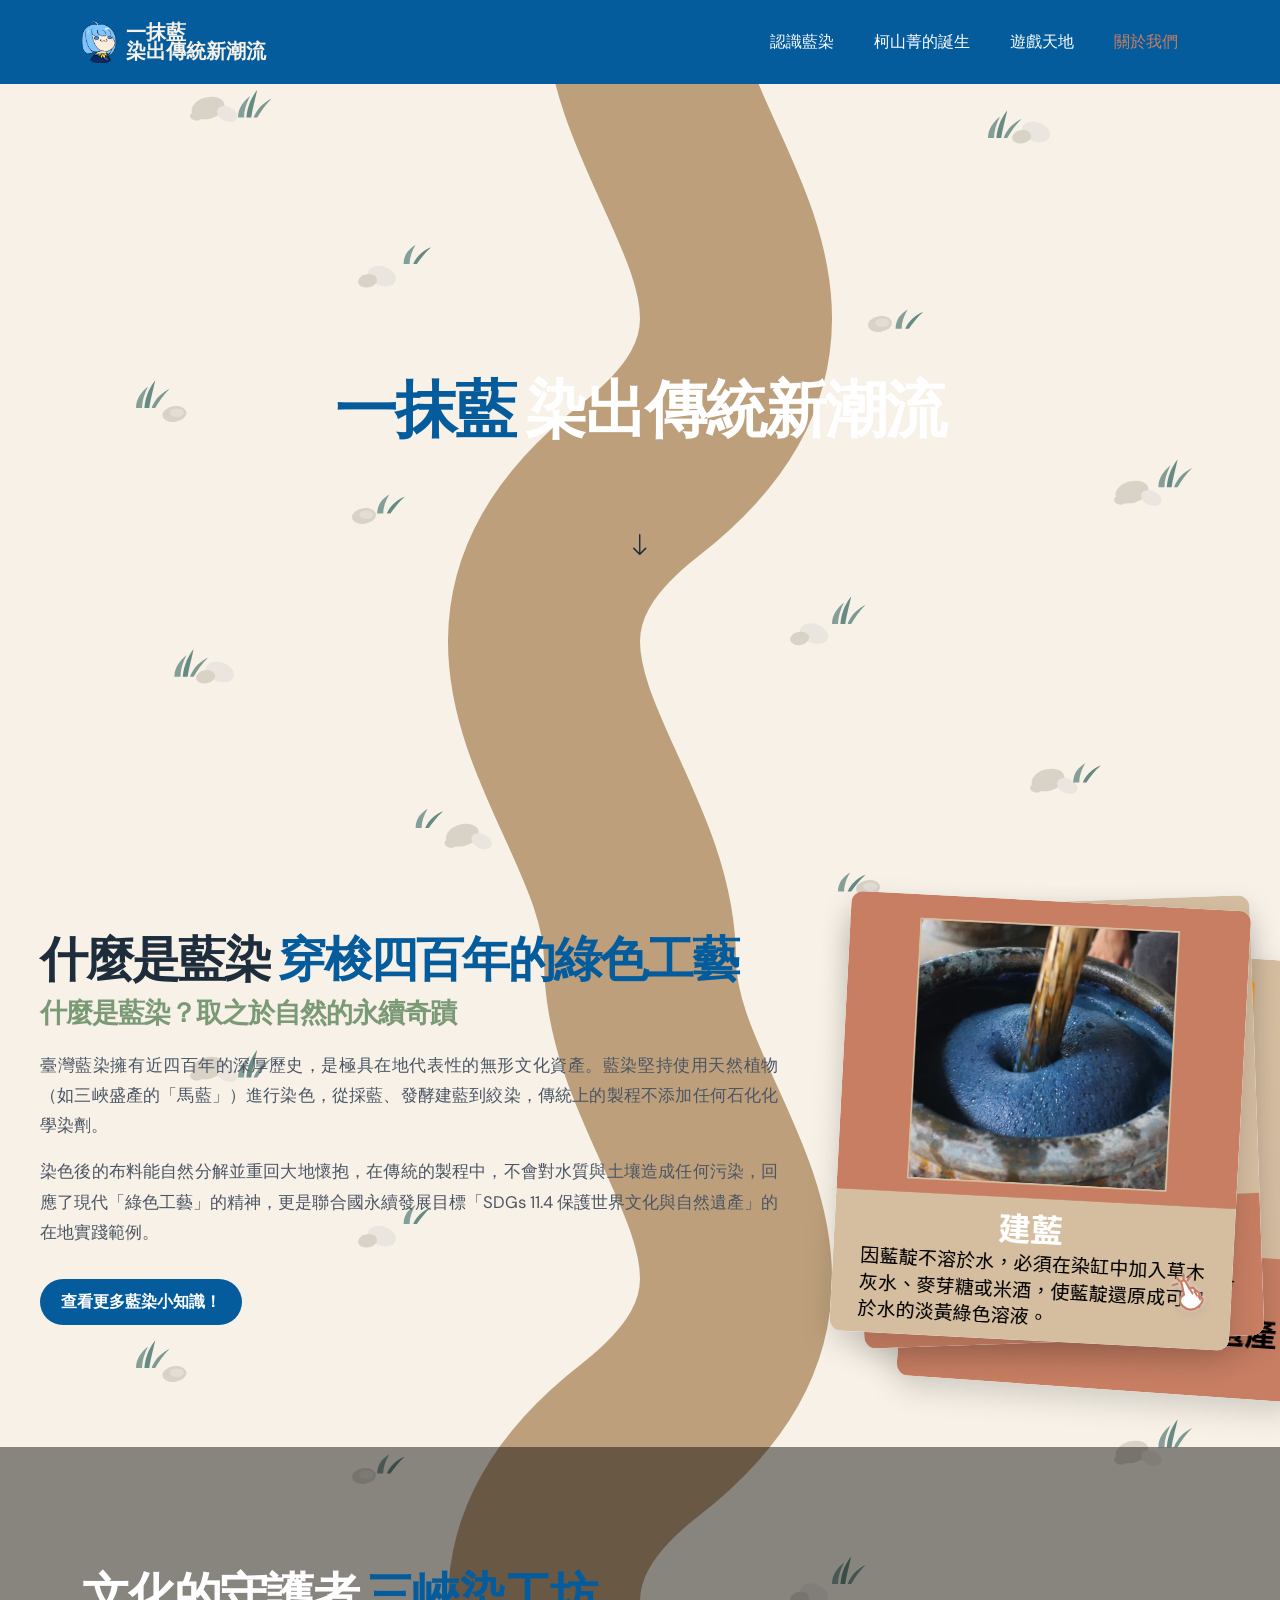
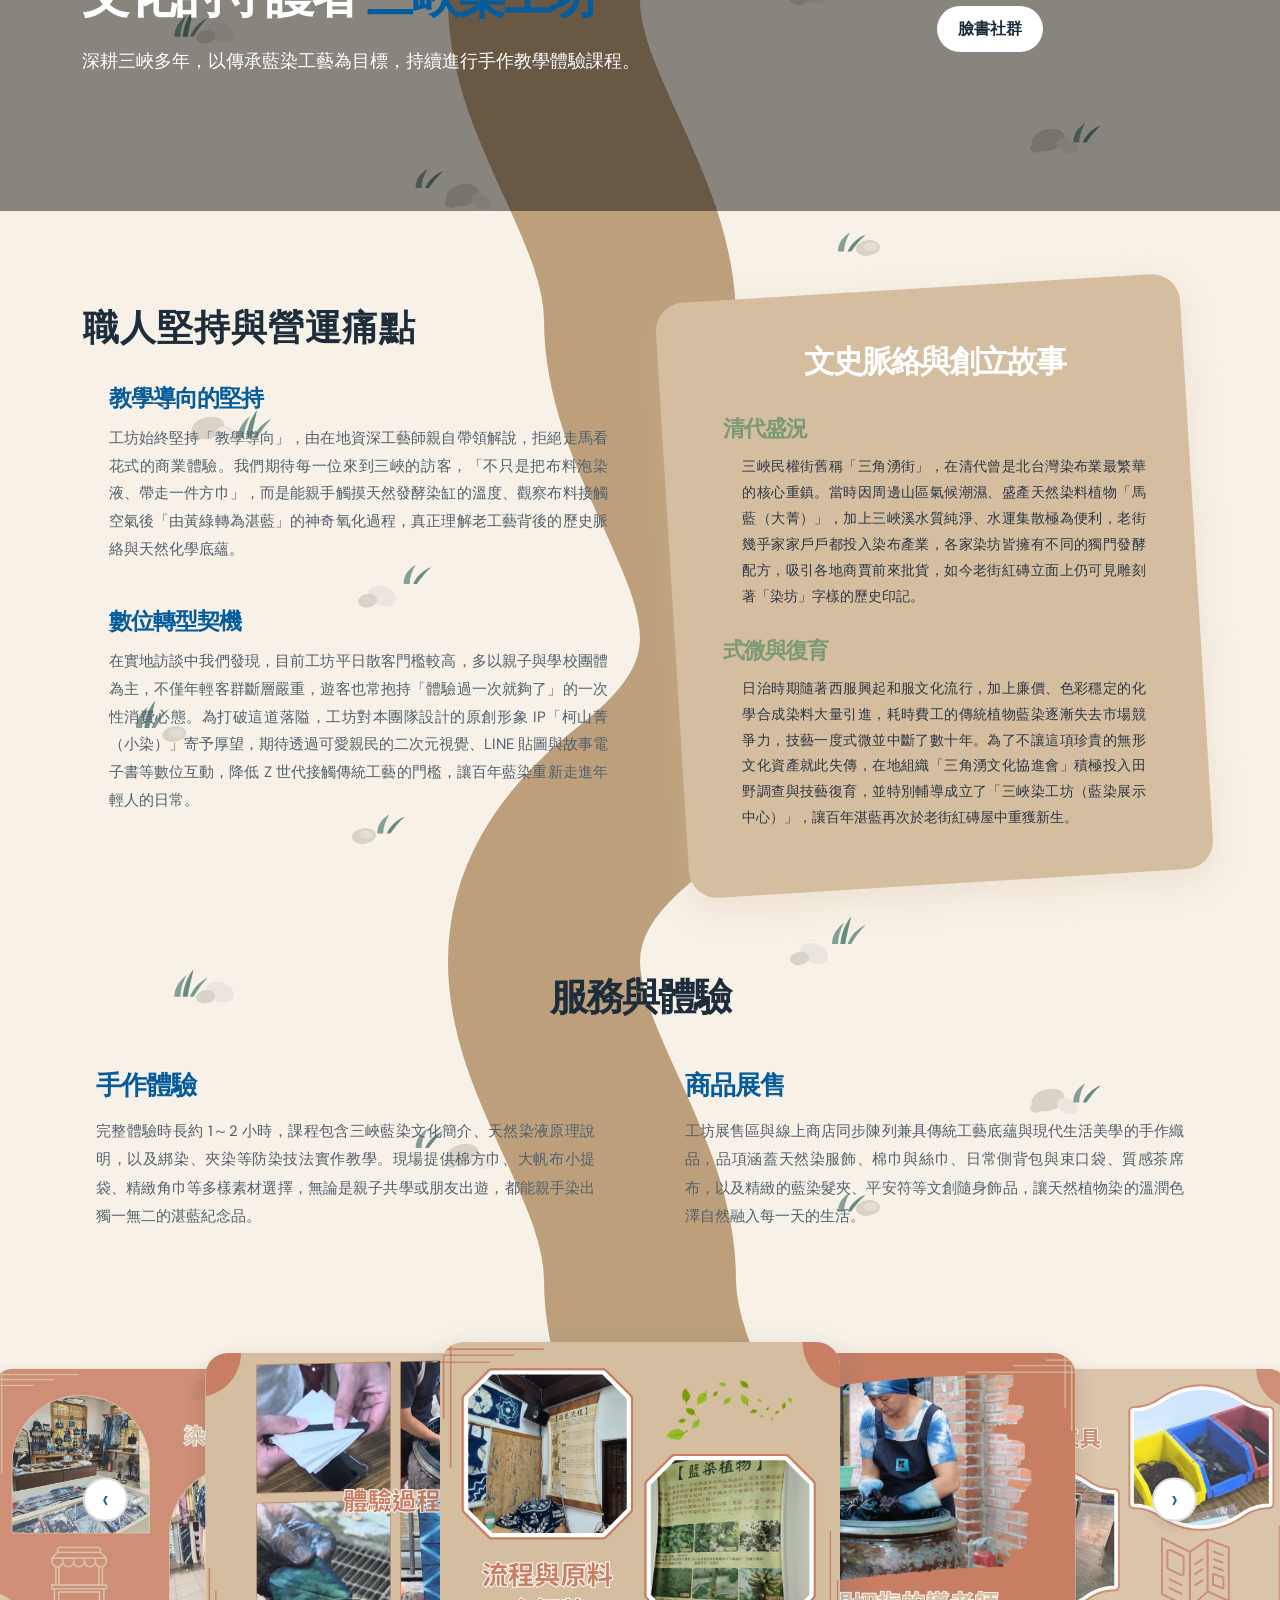
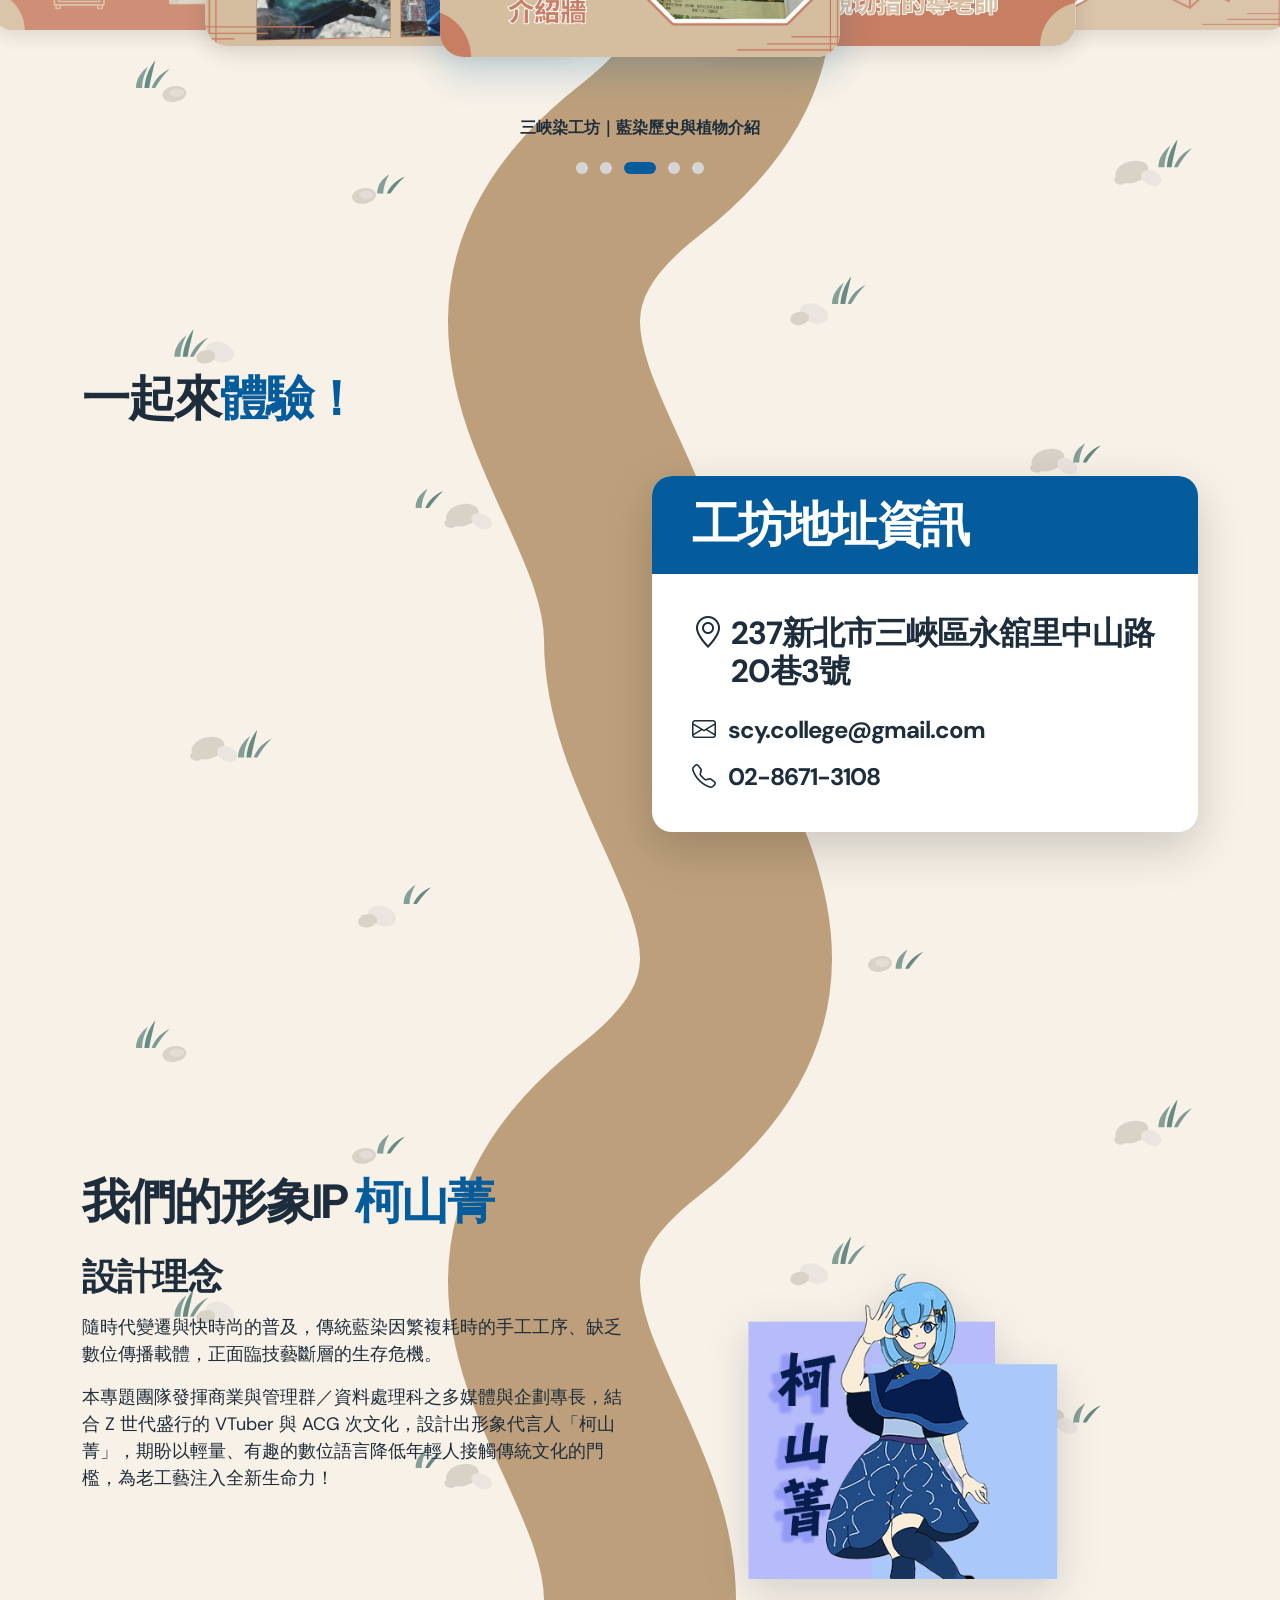
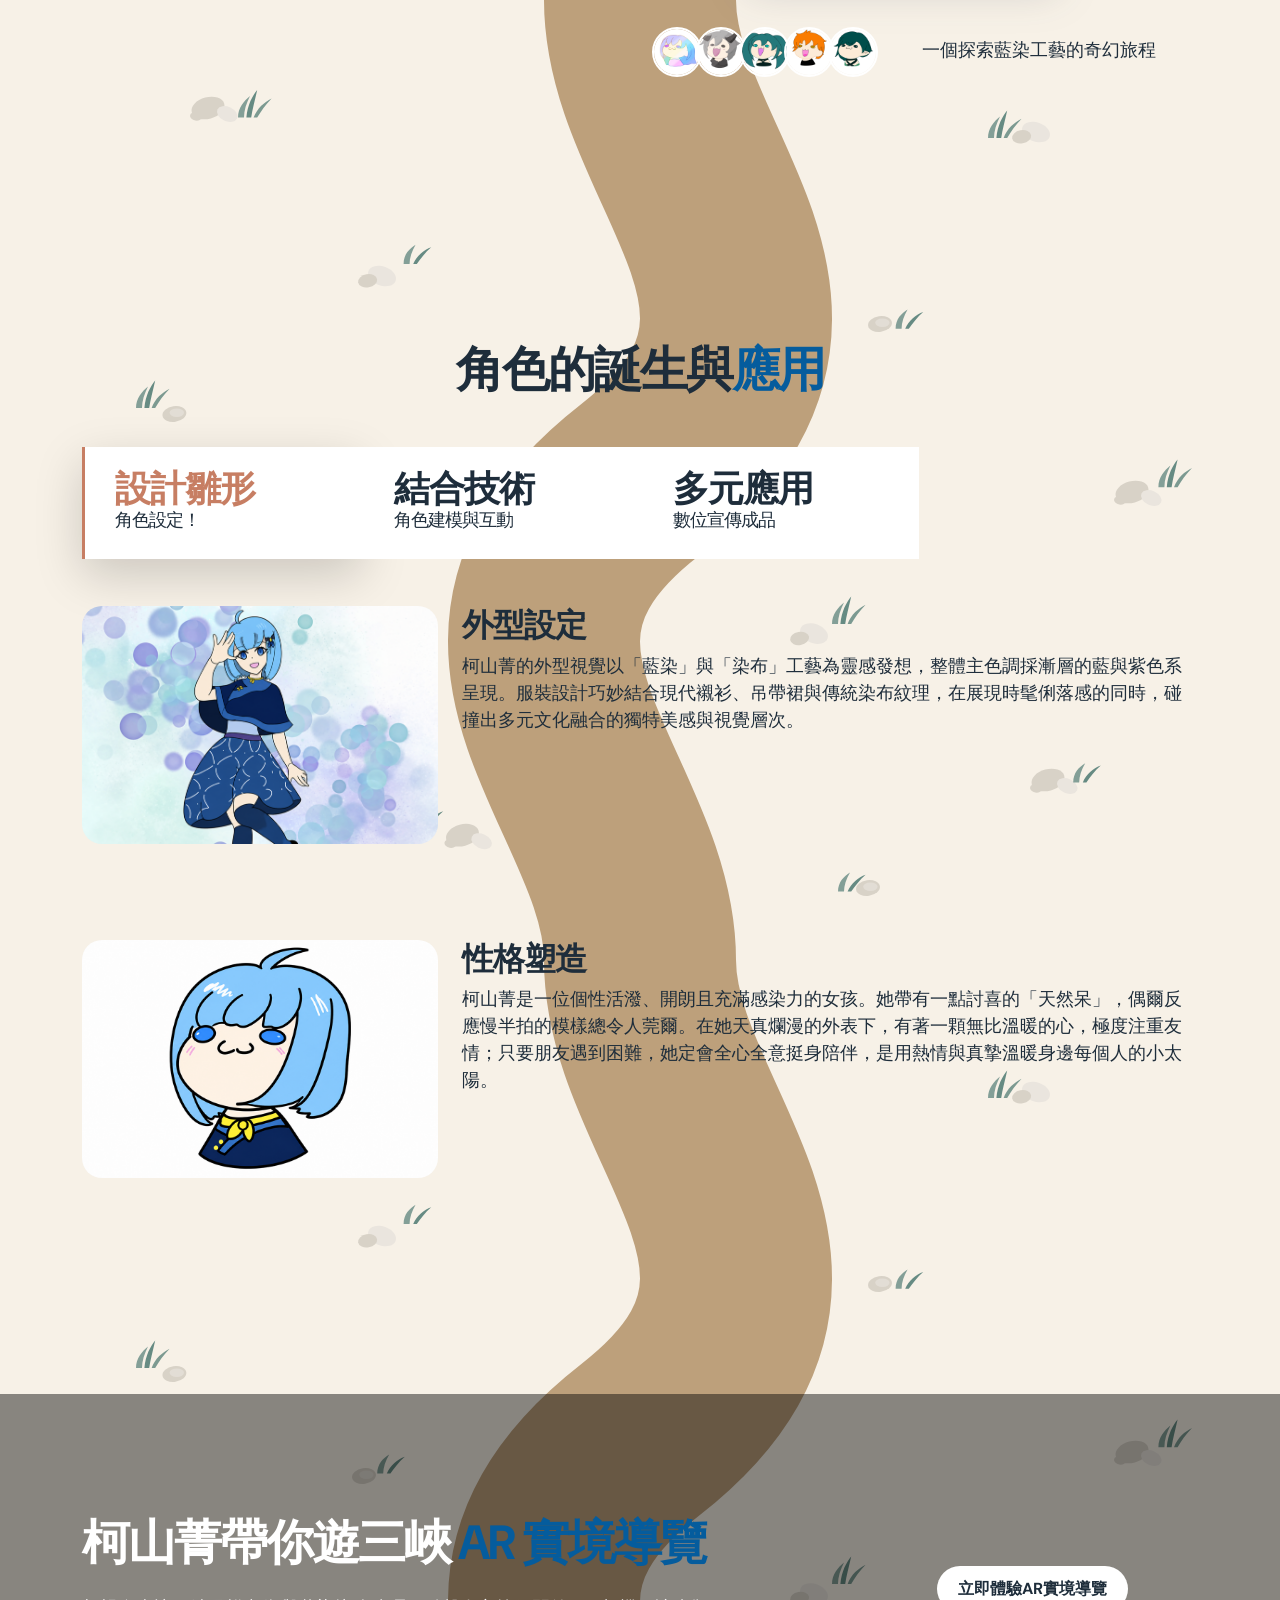
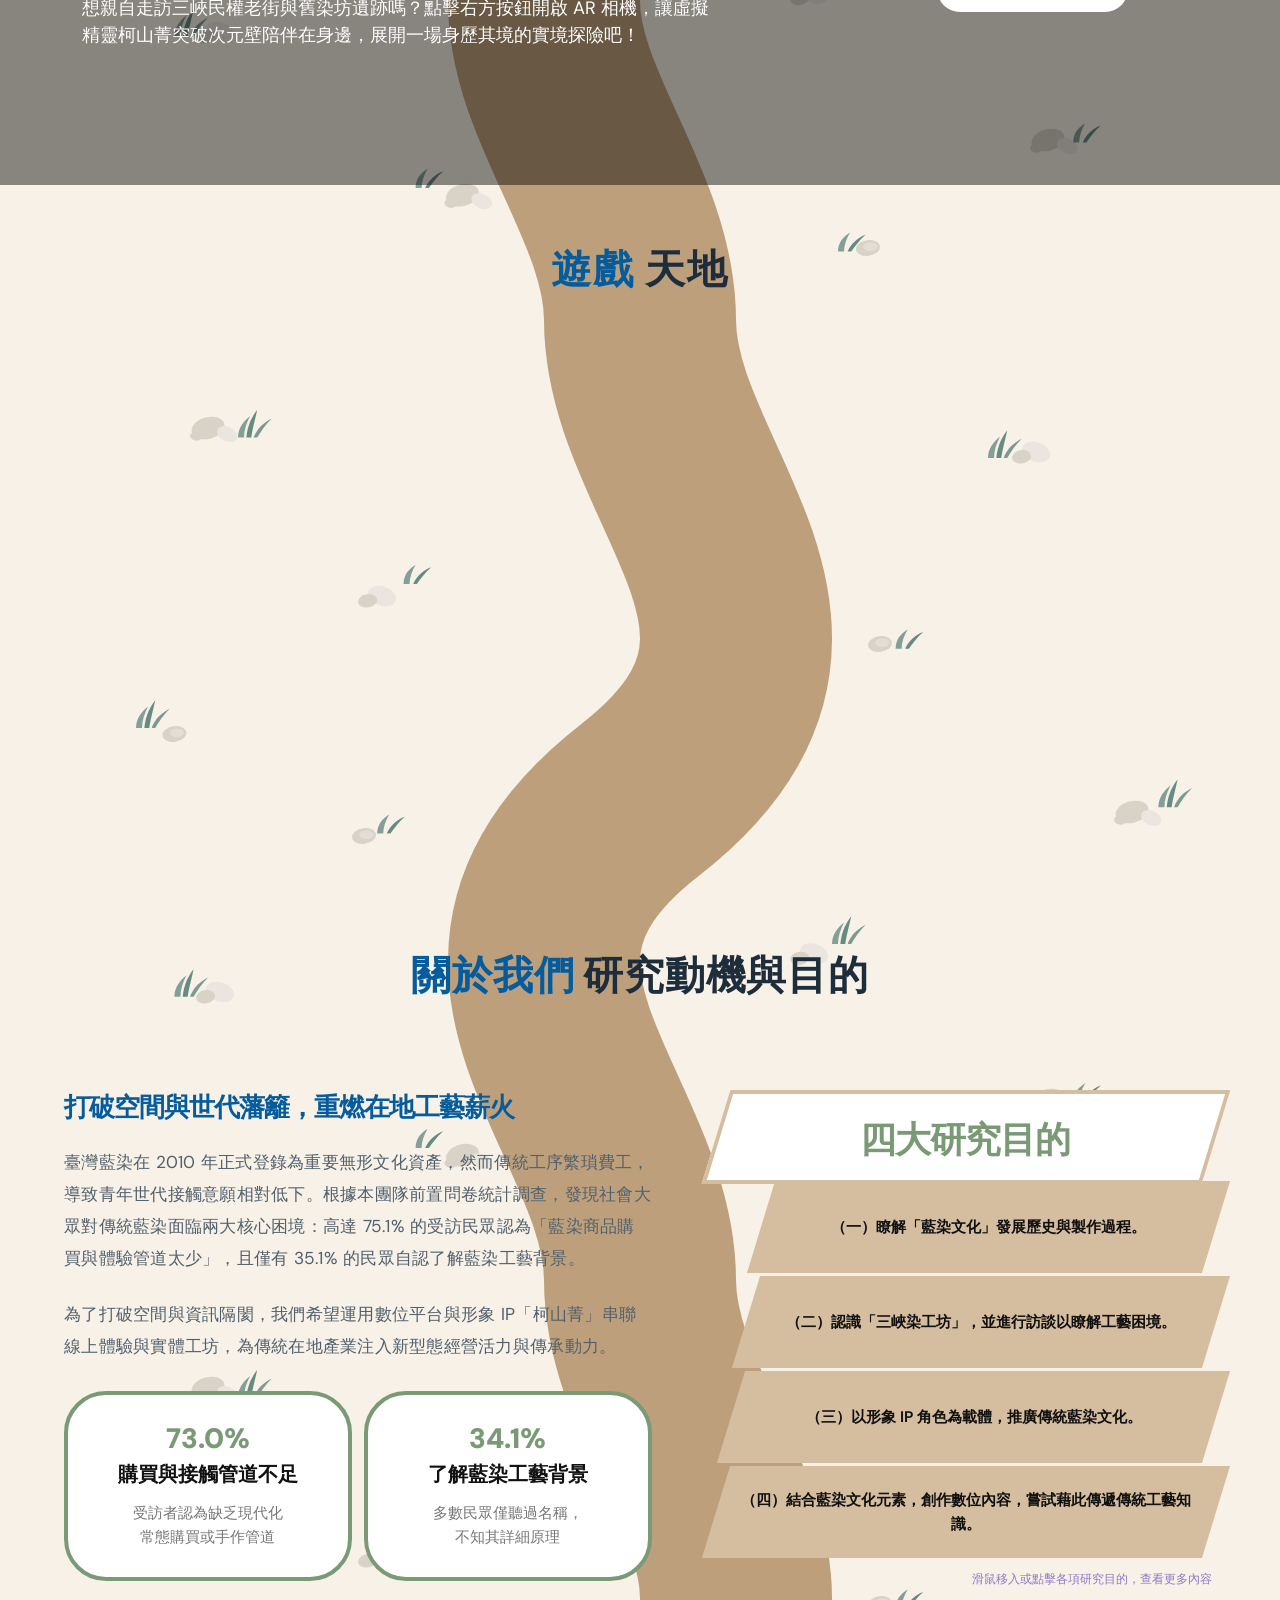
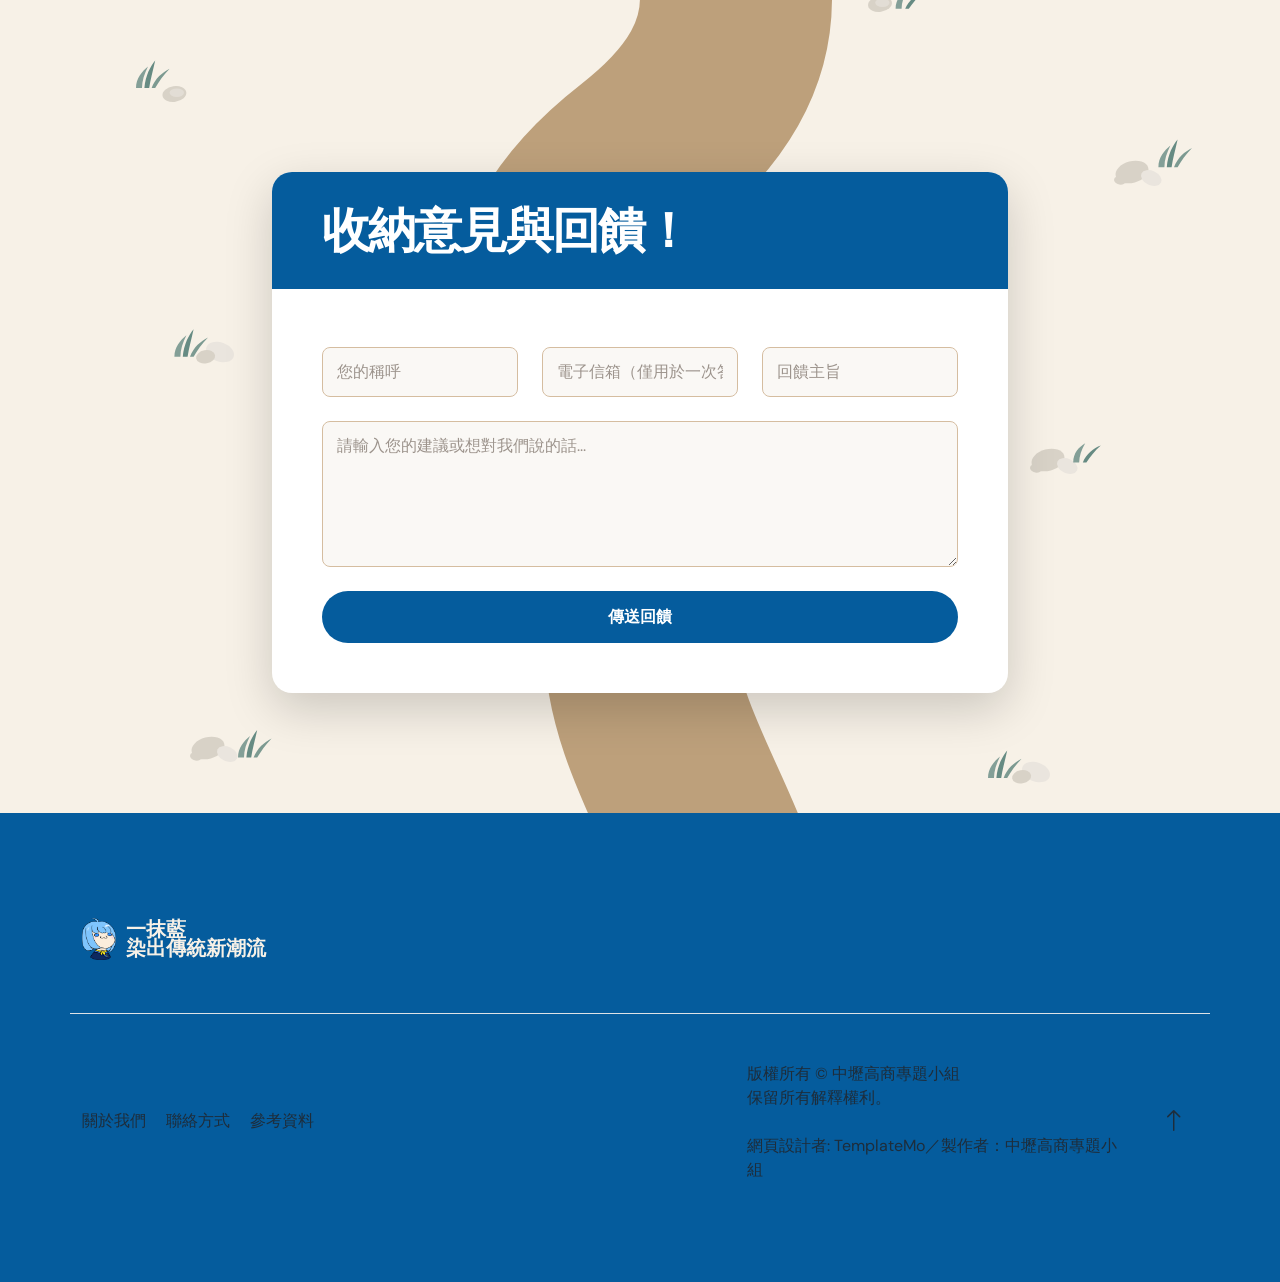
<file: index.html>
<!doctype html>
<html lang="en">
  <head>
    <meta charset="utf-8" />
    <meta name="viewport" content="width=device-width, initial-scale=1" />

    <meta name="description" content="" />
    <meta name="author" content="" />

    <title>藍色工藝--三峽藍染</title>

    <!-- CSS FILES -->
    <link rel="preconnect" href="https://fonts.googleapis.com" />

    <link rel="preconnect" href="https://fonts.gstatic.com" crossorigin />

    <link
      href="https://fonts.googleapis.com/css2?family=DM+Sans:wght@400;500;700&display=swap"
      rel="stylesheet"
    />

    <link href="css/bootstrap.min.css" rel="stylesheet" />

    <link href="css/bootstrap-icons.css" rel="stylesheet" />

    <link href="css/templatemo-leadership-event.css" rel="stylesheet" />

    <style>
      /* ==========================================================================
               全站共用樣式與主題變數 (Shared Variables & Global Styles)
               ========================================================================== */
      :root {
        /* 品牌五大核心純色色彩系統 */
        --color-cream-white: #F7F1E7;    /* 奶油白 50% 全站主要背景 */
        --color-indigo-navy: #055c9d;    /* 植物靛藍 25% 主要品牌色 */
        --color-plant-green: #7a9a76;    /* 草木綠 12% 天然原料與次要品牌色 */
        --color-cloth-natural: #D5BDA0;  /* 染布原色 8% 卡片、插圖、區塊裝飾 */
        --color-dirt-path: #bda07b;      /* S型泥土小路專用色（避免與卡片裝飾撞色） */
        --color-terracotta: #C77E63;     /* 陶土橘 5% 重點按鈕、活動標籤、小面積強調 */
        --color-dark-text: #1E2D3B;      /* 深靛灰 內文主要深色文字 */
        --color-text-muted: #52606D;     /* 次要文字灰 */

        --theme-blue: #055c9d;
        --theme-purple: #7a9a76;
        --theme-lilac: #D5BDA0;
        --theme-card-purple: #D5BDA0;
        --theme-card-blue: #7a9a76;
        --theme-dark: #1E2D3B;
        --theme-text-muted: #52606D;
        --body-font-family:
          "DM Sans", "Noto Sans TC", "Microsoft JhengHei", system-ui, sans-serif;
        --site-bg-pattern: url("data:image/svg+xml,%3Csvg xmlns='http://www.w3.org/2000/svg' viewBox='0 0 1200 800' width='1200' height='800'%3E %3Cdefs%3E %3Cg id='grass3'%3E %3Cpath d='M -10,0 C -10,-8 -5,-14 0,-18 C -3,-12 -5,-6 -5,0 Z' fill='%23668B83' opacity='0.8'/%3E %3Cpath d='M -3,0 C -2,-11 2,-18 6,-23 C 4,-14 2,-7 1,0 Z' fill='%23668B83'/%3E %3Cpath d='M 3,0 C 6,-8 12,-13 18,-16 C 13,-11 9,-5 6,0 Z' fill='%23668B83' opacity='0.85'/%3E %3Ccircle cx='-1' cy='-2' r='1.5' fill='%23668B83' opacity='0.85'/%3E %3C/g%3E %3Cg id='grass2'%3E %3Cpath d='M -7,0 C -7,-8 -2,-13 3,-16 C 0,-11 -2,-5 -2,0 Z' fill='%23668B83' opacity='0.8'/%3E %3Cpath d='M 1,0 C 4,-7 10,-12 16,-14 C 11,-10 7,-4 4,0 Z' fill='%23668B83'/%3E %3C/g%3E %3Cg id='pebbles-a'%3E %3Cellipse cx='0' cy='0' rx='14' ry='9' transform='rotate(-15)' fill='%23D8D2C7'/%3E %3Cellipse cx='16' cy='5' rx='9' ry='6' transform='rotate(25 16 5)' fill='%23EAE5DE'/%3E %3Cellipse cx='-10' cy='7' rx='5' ry='3.5' transform='rotate(10 -10 7)' fill='%23D8D2C7'/%3E %3C/g%3E %3Cg id='pebbles-b'%3E %3Cellipse cx='0' cy='0' rx='12' ry='8' transform='rotate(20)' fill='%23EAE5DE'/%3E %3Cellipse cx='-12' cy='4' rx='8' ry='5.5' transform='rotate(-10 -12 4)' fill='%23D8D2C7'/%3E %3C/g%3E %3Cg id='pebble-single'%3E %3Cellipse cx='0' cy='0' rx='10' ry='6.5' transform='rotate(-8)' fill='%23D8D2C7'/%3E %3Cellipse cx='2' cy='-1' rx='6' ry='3.5' fill='%23EAE5DE' opacity='0.6'/%3E %3C/g%3E %3C/defs%3E %3Crect width='1200' height='800' fill='%23F7F1E7'/%3E %3Cpath d='M 600,-10 L 600,0 C 600,140 780,260 600,400 C 420,540 600,660 600,800 L 600,810' fill='none' stroke='%23bda07b' stroke-width='160' stroke-linecap='butt' stroke-linejoin='round'/%3E %3Cg transform='translate(240, 90)'%3E%3Cuse href='%23pebbles-a'/%3E%3Cuse href='%23grass3' x='35' y='8'/%3E%3C/g%3E %3Cg transform='translate(410, 220)'%3E%3Cuse href='%23grass2'/%3E%3Cuse href='%23pebbles-b' x='-25' y='10'/%3E%3C/g%3E %3Cg transform='translate(190, 340)'%3E%3Cuse href='%23grass3'/%3E%3Cuse href='%23pebble-single' x='22' y='5'/%3E%3C/g%3E %3Cg transform='translate(370, 430)'%3E%3Cuse href='%23pebble-single'/%3E%3Cuse href='%23grass2' x='18' y='-2'/%3E%3C/g%3E %3Cg transform='translate(250, 560)'%3E%3Cuse href='%23pebbles-b'/%3E%3Cuse href='%23grass3' x='-28' y='4'/%3E%3C/g%3E %3Cg transform='translate(420, 690)'%3E%3Cuse href='%23grass2'/%3E%3Cuse href='%23pebbles-a' x='32' y='6'/%3E%3C/g%3E %3Cg transform='translate(930, 110)'%3E%3Cuse href='%23pebbles-b'/%3E%3Cuse href='%23grass3' x='-30' y='5'/%3E%3C/g%3E %3Cg transform='translate(800, 270)'%3E%3Cuse href='%23pebble-single'/%3E%3Cuse href='%23grass2' x='20' y='4'/%3E%3C/g%3E %3Cg transform='translate(1010, 410)'%3E%3Cuse href='%23pebbles-a'/%3E%3Cuse href='%23grass3' x='32' y='-4'/%3E%3C/g%3E %3Cg transform='translate(770, 520)'%3E%3Cuse href='%23grass3'/%3E%3Cuse href='%23pebbles-b' x='-25' y='8'/%3E%3C/g%3E %3Cg transform='translate(940, 650)'%3E%3Cuse href='%23pebbles-a'/%3E%3Cuse href='%23grass2' x='28' y='2'/%3E%3C/g%3E %3Cg transform='translate(790, 740)'%3E%3Cuse href='%23pebble-single'/%3E%3Cuse href='%23grass2' x='-18' y='3'/%3E%3C/g%3E %3C/svg%3E");
      }

      html {
        scroll-behavior: smooth;
      }

      /* ==========================================================================
         全局統一無縫重複 SVG 向量背景 (掛載於最外層 body)
         ========================================================================== */
      body {
        font-family: var(--body-font-family);
        background-color: #F7F1E7 !important;
        background-image: var(--site-bg-pattern) !important;
        background-position: top center !important;
        background-repeat: repeat-y !important;
        background-size: 1440px auto !important;
      }

      @media (max-width: 768px) {
        body {
          background-size: 768px auto !important;
        }
      }

      /* ==========================================================================
         清除內層所有區段與容器背景 (統一透明化，使 body 的 S 型泥土小路貫穿全站無斷層)
         ========================================================================== */
      .custom-intro-section,
      #know,
      #sanxia-dye-section,
      .about,
      #section_2,
      .schedule,
      #section_4,
      .custom-feature-section,
      #game,
      #indigo-about,
      .venue,
      #section_6 {
        background: transparent !important;
        background-color: transparent !important;
        background-image: none !important;
      }

      /* ==========================================================================
         意見回饋區段 (Contact Section) - 維持原有照片背景
         ========================================================================== */
      .contact {
        background-image: url("images/maria-stewart-p4tj0g-_aMM-unsplash.jpg") !important;
        background-repeat: no-repeat !important;
        background-position: center !important;
        background-size: cover !important;
        background-attachment: fixed !important;
      }

      /* ==========================================================================
         意見回饋區段 (Contact Form) 輸入框邊界優化
         ========================================================================== */
      .contact-form .form-control {
        border: 1.5px solid #D5BDA0 !important;
        border-radius: 8px !important;
        padding: 12px 14px !important;
        background-color: #FAF8F5 !important;
        color: #1E2D3B !important;
        font-size: 1rem;
        margin-bottom: 24px;
        transition: border-color 0.25s ease, box-shadow 0.25s ease, background-color 0.25s ease;
      }

      .contact-form .form-control::placeholder {
        color: #8C827A !important;
        opacity: 0.85;
      }

      .contact-form .form-control:focus {
        border-color: #055c9d !important;
        background-color: #ffffff !important;
        outline: 0 !important;
        box-shadow: 0 0 0 3px rgba(5, 92, 157, 0.18) !important;
      }

      .contact-form button[type="submit"] {
        background: var(--color-indigo-navy, #055c9d) !important;
        border-radius: 100px !important;
        color: #ffffff !important;
        font-weight: 700 !important;
        padding: 14px 20px !important;
        border: none !important;
        cursor: pointer;
        transition: all 0.3s ease;
      }

      .contact-form button[type="submit"]:hover,
      .contact-form button[type="submit"]:focus {
        background: var(--color-terracotta, #C77E63) !important;
        color: #ffffff !important;
        box-shadow: 0 4px 16px rgba(199, 126, 99, 0.35) !important;
      }

      .titleA, .hero .titleA {
        color: var(--color-indigo-navy, #055c9d) !important;
        text-decoration: none;
        font-weight: 700;
      }

      /* ==========================================================================
               認識藍染區段樣式 (Know Section)
               ========================================================================== */
      .custom-intro-section {
        width: 100% !important;
        padding: 80px 40px;
        box-sizing: border-box;
      }

      .intro-container {
        max-width: 1500px;
        margin: 0 auto;
        display: flex;
        align-items: center;
        justify-content: space-between;
        gap: 40px;
      }

      .intro-text-side {
        flex: 1.4;
      }

      .section-main-title {
        font-size: 2.5rem;
        font-weight: 900;
        color: var(--theme-dark, #111111);
        margin: 0 0 20px 0;
        letter-spacing: 1px;
      }

      .section-sub-title {
        font-size: 1.7rem;
        font-weight: 700;
        color: var(--theme-purple, #7a9a76);
        margin: 0 0 20px 0;
      }

      .intro-desc {
        font-size: 1.05rem;
        line-height: 1.8;
        color: #4b5563;
        margin: 0 0 16px 0;
        text-align: justify;
        text-justify: inter-ideograph;
      }

      .intro-image-side {
        flex: 0.8;
        display: flex;
        flex-direction: column;
        align-items: center;
        position: relative;
        min-height: 450px;
      }

      .card-stack {
        position: relative;
        width: 400px;
        height: 440px;
        cursor: pointer;
      }

      .stack-card {
        position: absolute;
        top: 0;
        left: 0;
        width: 100%;
        height: 100%;
        border-radius: 12px;
        overflow: hidden;
        box-shadow: 0 12px 30px rgba(0, 0, 0, 0.15);
        background-color: #f3f4f6;
        transition: all 0.5s cubic-bezier(0.25, 1, 0.5, 1);
        transform-origin: bottom left;
      }

      .stack-card img {
        width: 100%;
        height: 100%;
        object-fit: cover;
        display: block;
      }

      .card-1 {
        transform: rotate(3deg) translate(0px, 0px);
      }

      .card-2 {
        transform: rotate(-2deg) translate(35px, 20px);
      }

      .card-3 {
        transform: rotate(4deg) translate(70px, 40px);
      }

      .card-hint {
        margin-top: 15px;
        font-size: 0.9rem;
        color: #9ca3af;
        letter-spacing: 1px;
      }

      /* ==========================================================================
         卡片手指點擊提示小動畫 (Card Tap Hint Animation)
         ========================================================================== */
      .card-tap-hint {
        position: absolute;
        bottom: 14px;
        right: 16px;
        z-index: 20;
        pointer-events: none;
        transition: opacity 0.5s ease, transform 0.5s ease;
      }

      .card-tap-hint.is-hidden {
        opacity: 0;
        transform: scale(0.75);
        pointer-events: none;
      }

      .tap-hint-svg {
        width: 48px;
        height: 48px;
        display: block;
        filter: drop-shadow(0 2px 4px rgba(0, 0, 0, 0.15)) drop-shadow(0 0 2px rgba(255, 255, 255, 0.8));
      }

      /* 群組 A：點擊手勢 */
      .tap-hand {
        transform-origin: 38% 28%;
        animation: tapHandAnim 1.8s ease-in-out infinite;
      }

      /* 群組 B：放射狀線條 */
      .tap-rays {
        transform-origin: 38% 28%;
        animation: tapRaysAnim 1.8s cubic-bezier(0.34, 1.56, 0.64, 1) infinite;
      }

      @keyframes tapHandAnim {
        0%, 40% {
          transform: scale(1) translate(0, 0);
        }
        50%, 70% {
          transform: scale(0.86) translate(-2px, -2px);
        }
        85%, 100% {
          transform: scale(1) translate(0, 0);
        }
      }

      @keyframes tapRaysAnim {
        0%, 40% {
          opacity: 0;
          transform: scale(0.7);
        }
        50%, 70% {
          opacity: 1;
          transform: scale(1.05);
        }
        85%, 100% {
          opacity: 0;
          transform: scale(0.7);
        }
      }

      @media (max-width: 550px) {
        .tap-hint-svg {
          width: 42px;
          height: 42px;
        }
        .card-tap-hint {
          bottom: 10px;
          right: 12px;
        }
      }

      @media (prefers-reduced-motion: reduce) {
        .tap-hand,
        .tap-rays {
          animation: none !important;
        }
        .tap-rays {
          opacity: 0.9;
          transform: scale(1);
        }
      }

      @media (max-width: 900px) {
        .intro-container {
          flex-direction: column;
          gap: 40px;
        }
        .card-stack {
          width: 300px;
          height: 340px;
        }
      }

      /* ==========================================================================
               遊戲天地區段專屬樣式 (Game Zone Section)
               ========================================================================== */
      .custom-feature-section {
        width: 100% !important;
        min-height: 520px !important;
        padding: 60px 0 100px 0 !important;
        overflow: hidden;
        box-sizing: border-box;
      }

      .game-heading-wrap {
        max-width: 1200px;
        margin: 0 auto;
        text-align: center;
        padding: 0 20px 40px 20px;
        box-sizing: border-box;
      }

      .game-heading {
        font-size: 2.5rem;
        font-weight: 900;
        color: var(--theme-dark, #111111);
        margin: 0;
        letter-spacing: 2px;
      }

      .game-heading-highlight {
        color: var(--theme-blue, #055c9d);
        /* border-bottom: 3.5px solid var(--theme-blue, #055c9d); */
        padding-bottom: 0px;
        line-height: 1.1;
        display: inline-block;
      }

      .cards-container {
        display: flex;
        width: 100%;
        max-width: 1400px;
        margin: 0 auto;
        position: relative;
        box-sizing: border-box;
      }

      .feature-card {
        flex: 1;
        min-height: 440px;
        display: flex;
        align-items: center;
        justify-content: center;
        text-align: center;
        box-sizing: border-box;
        transition:
          transform 0.8s cubic-bezier(0.25, 1, 0.5, 1),
          opacity 0.8s ease;
        will-change: transform, opacity;
      }

      .card-purple {
        background-color: var(--color-cloth-natural, #D5BDA0) !important;
        color: var(--color-dark-text, #1E2D3B);
        clip-path: polygon(0 0, 92% 0, 76% 100%, 0% 100%);
        margin-right: -4%;
        padding: 50px 14% 50px 8%;
      }

      .card-blue {
        background-color: var(--color-plant-green, #7a9a76) !important;
        color: #ffffff;
        clip-path: polygon(24% 0, 100% 0, 100% 100%, 8% 100%);
        margin-left: -4%;
        padding: 50px 8% 50px 14%;
      }

      .card-content {
        width: 100%;
        max-width: 400px;
        display: flex;
        flex-direction: column;
        align-items: center;
      }

      .card-subtitle-purple {
        color: var(--color-indigo-navy, #055c9d);
        font-size: 1.7rem;
        font-weight: 700;
        margin: 0 0 8px 0;
        letter-spacing: 2px;
      }

      .card-subtitle-blue {
        color: var(--color-cream-white, #F7F1E7);
        font-size: 1.7rem;
        font-weight: 700;
        margin: 0 0 8px 0;
        letter-spacing: 2px;
      }

      .feature-card .title {
        font-size: 2.4rem;
        font-weight: 900;
        margin: 0 0 20px 0;
        letter-spacing: 2px;
        white-space: nowrap;
      }

      .feature-card .description {
        font-size: 1rem;
        line-height: 1.65;
        color: #333333;
        margin: 0 0 35px 0;
        text-align: justify;
        text-justify: inter-ideograph;
      }

      .action-btn {
        display: inline-block;
        padding: 12px 42px;
        font-size: 1.35rem;
        font-weight: 800;
        text-decoration: none;
        border-radius: 50px;
        background-color: var(--white-color, #ffffff);
        box-shadow: 0 4px 15px rgba(0, 0, 0, 0.05);
        cursor: pointer;
        white-space: nowrap;
        transition: all 0.3s cubic-bezier(0.34, 1.56, 0.64, 1);
      }

      .btn-purple {
        color: var(--color-indigo-navy, #055c9d);
        border: 4px solid var(--color-indigo-navy, #055c9d);
      }

      .btn-blue {
        color: var(--color-dark-text, #1E2D3B);
        border: 4px solid var(--color-terracotta, #C77E63);
      }

      .action-btn:hover {
        transform: scale(1.08);
        box-shadow: 0 8px 25px rgba(0, 0, 0, 0.15);
      }

      .btn-purple:hover {
        background-color: var(--color-indigo-navy, #055c9d);
        color: var(--white-color, #ffffff);
      }

      .btn-blue:hover {
        background-color: var(--color-terracotta, #C77E63);
        color: var(--white-color, #ffffff);
      }

      .action-btn:active {
        transform: scale(0.98);
      }

      .slide-from-left {
        opacity: 0;
        transform: translateX(-120px);
      }

      .slide-from-right {
        opacity: 0;
        transform: translateX(120px);
      }

      .feature-card.active {
        opacity: 1;
        transform: translateX(0);
      }

      @media (max-width: 900px) {
        .cards-container {
          flex-direction: column;
          gap: 24px;
          padding: 0 20px;
        }
        .card-purple,
        .card-blue {
          clip-path: none;
          margin: 0;
          padding: 40px 24px;
          border-radius: 20px;
        }
      }

      /* ==========================================================================
               關於我們區段專屬樣式 (About Section - indigo-about)
               ========================================================================== */
      #indigo-about,
      #indigo-about * {
        box-sizing: border-box;
      }

      #indigo-about {
        --ia-blue: var(--color-indigo-navy, #055c9d);
        --ia-purple: var(--color-plant-green, #7a9a76);
        --ia-lilac: var(--color-cloth-natural, #D5BDA0);
        --ia-text: #171717;
        --ia-muted: #666;
        display: block !important;
        position: relative;
        isolation: isolate;
        width: 100%;
        min-height: 680px;
        padding: clamp(42px, 6vw, 78px) clamp(20px, 5vw, 76px) 64px;
        overflow: hidden;
        color: var(--ia-text) !important;
        font-family: var(--body-font-family);
      }

      #indigo-about .ia-inner {
        width: min(1240px, 100%);
        margin: 0 auto;
      }

      #indigo-about .ia-heading {
        margin: 0 0 clamp(54px, 7vw, 92px);
        text-align: center;
        font-size: clamp(30px, 3.5vw, 40px);
        line-height: 1.25;
        font-weight: 900;
        letter-spacing: 0.02em;
      }

      #indigo-about .ia-heading span {
        color: var(--ia-blue);
        /* text-decoration: underline;
        text-underline-offset: 8px; */
      }

      #indigo-about .ia-grid {
        display: grid;
        grid-template-columns: minmax(0, 1.08fr) minmax(390px, 0.92fr);
        gap: clamp(32px, 5vw, 76px);
        align-items: start;
      }

      #indigo-about .ia-motivation-title {
        color: var(--ia-blue);
        font-size: clamp(20px, 2vw, 32px);
        line-height: 1.4;
        font-weight: 900;
        margin: 0 0 22px;
      }

      #indigo-about .ia-copy {
        color: var(--theme-text-muted, #5e5e5e);
        font-size: clamp(15px, 1.35vw, 19px);
        line-height: 1.85;
        letter-spacing: 0.015em;
        margin: 0 0 24px;
      }

      #indigo-about .ia-copy:last-of-type {
        margin-bottom: 28px;
      }

      #indigo-about .ia-stats {
        display: grid;
        grid-template-columns: 1fr 1fr;
        gap: 12px;
        margin-top: 28px;
      }

      #indigo-about .ia-stat {
        min-height: 190px;
        border: 4px solid var(--ia-purple);
        border-radius: 42px;
        padding: 18px 12px 16px;
        text-align: center;
        background: var(--white-color, #ffffff) !important;
        display: flex;
        flex-direction: column;
        align-items: center;
        justify-content: center;
        opacity: 0;
        transform: translateY(22px);
        transition:
          opacity 0.7s ease,
          transform 0.7s ease;
      }

      #indigo-about.ia-visible .ia-stat {
        opacity: 1;
        transform: translateY(0);
      }

      #indigo-about.ia-visible .ia-stat:nth-child(2) {
        transition-delay: 0.15s;
      }

      #indigo-about .ia-number {
        color: var(--ia-purple);
        font-size: clamp(28px, 2.2vw, 34px);
        line-height: 1;
        font-weight: 900;
        font-variant-numeric: tabular-nums;
      }

      #indigo-about .ia-stat-title {
        font-size: clamp(16px, 1.55vw, 22px);
        color: #111;
        font-weight: 700;
        margin: 7px 0 12px;
      }

      #indigo-about .ia-stat-note {
        color: #777;
        font-size: clamp(13px, 1.2vw, 17px);
        line-height: 1.55;
      }

      #indigo-about .ia-purpose-heading {
        color: var(--ia-purple);
        text-align: center;
        font-size: clamp(25px, 2.8vw, 38px);
        font-weight: 900;
        margin: 0;
        padding: 24px 14px 19px;
        border: 4px solid var(--ia-lilac);
        background: var(--white-color, #ffffff) !important;
        transform: skewX(-17deg);
        position: relative;
        z-index: 2;
      }

      #indigo-about .ia-purpose-heading span {
        display: block;
        transform: skewX(17deg);
      }

      #indigo-about .ia-purpose-list {
        display: grid;
        gap: 3px;
        margin-top: -3px;
      }

      #indigo-about .ia-purpose {
        position: relative;
        margin-left: 9%;
        background: var(--ia-lilac) !important;
        padding: 0;
        transform: skewX(-17deg);
        transition:
          transform 0.25s ease,
          filter 0.25s ease;
        cursor: pointer;
        outline: none;
      }

      #indigo-about .ia-purpose:nth-child(2) {
        margin-left: 6%;
      }
      #indigo-about .ia-purpose:nth-child(3) {
        margin-left: 3%;
      }
      #indigo-about .ia-purpose:nth-child(4) {
        margin-left: 0;
      }

      #indigo-about .ia-purpose-inner {
        background: transparent !important;
        padding: 17px 22px 16px;
        min-height: 92px;
        display: flex;
        flex-direction: column;
        justify-content: center;
        align-items: center;
        text-align: center;
        transform: skewX(17deg);
        transition: background 0.25s ease;
      }

      #indigo-about .ia-purpose:hover,
      #indigo-about .ia-purpose:focus-visible,
      #indigo-about .ia-purpose[aria-expanded="true"] {
        transform: skewX(-17deg) translateX(-7px);
        filter: drop-shadow(0 7px 9px rgba(37, 74, 100, 0.12));
      }

      #indigo-about .ia-purpose[aria-expanded="true"] .ia-purpose-inner {
        background: rgba(255, 255, 255, 0.18) !important;
      }

      #indigo-about .ia-purpose:focus-visible {
        outline: 3px solid var(--ia-blue);
        outline-offset: 3px;
      }

      #indigo-about .ia-purpose-label {
        font-size: clamp(14px, 1.2vw, 18px);
        line-height: 1.55;
        font-weight: 650;
        color: #111;
      }

      #indigo-about .ia-purpose-label b {
        font-weight: 800;
      }

      #indigo-about .ia-detail {
        display: grid;
        grid-template-rows: 0fr;
        opacity: 0;
        transition:
          grid-template-rows 0.35s ease,
          opacity 0.25s ease,
          margin 0.35s ease;
        width: 100%;
        margin-top: 0;
      }

      #indigo-about .ia-detail > span {
        overflow: hidden;
        font-size: 14px;
        line-height: 1.7;
        color: #665b76;
      }

      #indigo-about .ia-purpose[aria-expanded="true"] .ia-detail {
        grid-template-rows: 1fr;
        opacity: 1;
        margin-top: 8px;
      }

      #indigo-about .ia-hint {
        color: #9276c7;
        text-align: right;
        font-size: 12px;
        margin: 12px 4px 0 0;
      }

      @media (max-width: 850px) {
        #indigo-about {
          padding: 42px 22px 52px;
        }
        #indigo-about .ia-grid {
          grid-template-columns: 1fr;
          gap: 48px;
        }
        #indigo-about .ia-purpose-column {
          max-width: 650px;
          width: 100%;
          margin: 0 auto;
        }
        #indigo-about .ia-heading {
          margin-bottom: 48px;
        }
      }

      @media (max-width: 480px) {
        #indigo-about .ia-stats {
          gap: 8px;
        }
        #indigo-about .ia-stat {
          min-height: 160px;
          border-radius: 28px;
          border-width: 3px;
          padding: 14px 7px;
        }
        #indigo-about .ia-purpose-inner {
          padding: 14px 13px;
          min-height: 86px;
        }
        #indigo-about .ia-purpose-label {
          font-size: 15px;
        }
        #indigo-about .ia-detail > span {
          font-size: 12px;
        }
      }

      @media (prefers-reduced-motion: reduce) {
        #indigo-about *,
        #indigo-about *::before,
        #indigo-about *::after {
          transition-duration: 0.01ms !important;
          animation-duration: 0.01ms !important;
        }
      }

      /* ==========================================================================
         柯山菁形象IP區塊與角色誕生應用區塊 - 移除水平分隔線
         ========================================================================== */
      #section_2 .avatar-group,
      .about .avatar-group {
        border: none !important;
        border-top: none !important;
      }

      #section_4 .row.border-bottom,
      #section_4 .border-bottom,
      .schedule .row.border-bottom,
      .schedule .border-bottom {
        border: none !important;
        border-bottom: none !important;
      }
          </style>
    <!--

TemplateMo 575 Leadership Event

https://templatemo.com/tm-575-leadership-event

-->
  </head>

  <body id="top">
    <nav class="navbar navbar-expand-lg">
      <div class="container">
        <button
          class="navbar-toggler"
          type="button"
          data-bs-toggle="collapse"
          data-bs-target="#navbarNav"
          aria-controls="navbarNav"
          aria-expanded="false"
          aria-label="Toggle navigation"
        >
          <span class="navbar-toggler-icon"></span>
        </button>

        <a href="index.html" class="navbar-brand mx-auto mx-lg-0">
          <img src="images/logo.png" class="brand-logo" alt="Logo" />
          <span class="brand-text"
            >一抹藍 <br />
            染出傳統新潮流</span
          >
        </a>

        <!-- <a class="nav-link custom-btn btn d-lg-none" href="#">Buy Tickets</a> -->

        <div class="collapse navbar-collapse" id="navbarNav">
          <ul class="navbar-nav ms-auto">
            <li class="nav-item">
              <a class="nav-link click-scroll" href="#know">認識藍染</a>
            </li>

            <li class="nav-item">
              <a class="nav-link click-scroll" href="#section_2"
                >柯山菁的誕生</a
              >
            </li>

            <li class="nav-item">
              <a class="nav-link click-scroll" href="#game">遊戲天地</a>
            </li>

            <li class="nav-item">
              <a class="nav-link click-scroll" href="#indigo-about">關於我們</a>
            </li>

            <!-- <li class="nav-item">
                            <a class="nav-link click-scroll" href="#section_5">Pricing</a>
                        </li>

                        <li class="nav-item">
                            <a class="nav-link click-scroll" href="#section_6">Venue</a>
                        </li>

                        <li class="nav-item">
                            <a class="nav-link click-scroll" href="#section_7">Contact</a>
                        </li> -->

            <!-- <li class="nav-item">
                            <a class="nav-link custom-btn btn d-none d-lg-block" href="#">Buy Tickets</a>
                        </li> -->
          </ul>
        </div>
      </div>
    </nav>

    <main>
      <section class="hero" id="section_1">
        <div class="container">
          <div class="row">
            <div class="col-lg-5 col-12 m-auto">
              <div class="hero-text">
                <h1 class="text-white mb-4">
                  <u class="titleA">一抹藍</u> 染出傳統新潮流
                </h1>

                <!-- <div class="d-flex justify-content-center align-items-center">
                  <span class="date-text">中壢高商專題小組</span>

                  <span class="location-text">三峽染工坊</span>
                </div> -->

                <a
                  href="#section_2"
                  class="custom-link bi-arrow-down arrow-icon"
                ></a>
              </div>
            </div>
          </div>
        </div>

        <div class="video-wrap">
          <video autoplay="" loop="" muted="" class="custom-video" poster="">
            <source src="videos/Workshop Videos.mp4" type="video/mp4" />

            Your browser does not support the video tag.
          </video>
        </div>
      </section>

      <!-- <section class="highlight">
                <div class="container">
                    <div class="row">

                        <div class="col-lg-4 col-md-6 col-12">
                            <div class="highlight-thumb">
                                <img src="images/highlight/alexandre-pellaes-6vAjp0pscX0-unsplash.jpg" class="highlight-image img-fluid" alt="">

                                <div class="highlight-info">
                                    <h3 class="highlight-title">2019 Highlights</h3>

                                    <a href="https://www.youtube.com/templatemo" class="bi-youtube highlight-icon"></a>
                                </div>
                            </div>
                        </div>

                        <div class="col-lg-4 col-md-6 col-12">
                            <div class="highlight-thumb">
                                <img src="images/highlight/miguel-henriques--8atMWER8bI-unsplash.jpg" class="highlight-image img-fluid" alt="">

                                <div class="highlight-info">
                                    <h3 class="highlight-title">2020 Highlights</h3>

                                    <a href="https://www.youtube.com/templatemo" class="bi-youtube highlight-icon"></a>
                                </div>
                            </div>
                        </div>

                        <div class="col-lg-4 col-md-6 col-12">
                            <div class="highlight-thumb">
                                <img src="images/highlight/jakob-dalbjorn-cuKJre3nyYc-unsplash.jpg" class="highlight-image img-fluid" alt="">

                                <div class="highlight-info">
                                    <h3 class="highlight-title">2021 Highlights</h3>

                                    <a href="https://www.youtube.com/templatemo" class="bi-youtube highlight-icon"></a>
                                </div>
                            </div>
                        </div>

                    </div>
                </div>
            </section> -->

      <!-- 認識藍染區段開始 -->
      <section
        id="know"
        class="custom-intro-section"
      >
        <div class="intro-container">
          <!-- 左側：標題與內文說明 (調整寬度佔比) -->
          <div class="intro-text-side">
            <h2>什麼是藍染 <u class="titleA">穿梭四百年的綠色工藝</u></h2>
            <h3 class="section-sub-title">什麼是藍染？取之於自然的永續奇蹟</h3>
            <p class="intro-desc">
              臺灣藍染擁有近四百年的深厚歷史，是極具在地代表性的無形文化資產。藍染堅持使用天然植物（如三峽盛產的「馬藍」）進行染色，從採藍、發酵建藍到絞染，傳統上的製程不添加任何石化化學染劑。
            </p>
            <p class="intro-desc">
              染色後的布料能自然分解並重回大地懷抱，在傳統的製程中，不會對水質與土壤造成任何污染，回應了現代「綠色工藝」的精神，更是聯合國永續發展目標「SDGs
              11.4 保護世界文化與自然遺產」的在地實踐範例。
            </p>
            <a class="custom-btn btn custom-link mt-3" href="infographic.html"
              >查看更多藍染小知識！</a
            >
          </div>

          <!-- 右側：三張層疊圖片卡片 (點擊循環切換) -->
          <div class="intro-image-side">
            <div class="card-stack" id="cardStack">
              <!-- 第一張卡片 (最上層) -->
              <div
                class="stack-card card-1"
                style="z-index: 3"
                onclick="rotateCards()"
              >
                <img src="images/work process_card.png" alt="建藍" />
              </div>

              <!-- 第二張卡片 (中層) -->
              <div
                class="stack-card card-2"
                style="z-index: 2"
                onclick="rotateCards()"
              >
                <img src="images/green to blue_card.png" alt="由綠變藍的魔法" />
              </div>

              <!-- 第三張卡片 (底層) -->
              <div
                class="stack-card card-3"
                style="z-index: 1"
                onclick="rotateCards()"
              >
                <img src="images/sdgs_card.png" alt="SDGs 11.4 保護世界文化與自然遺產" />
              </div>
                          <!-- 手指點擊提示小動畫 -->
              <div class="card-tap-hint" id="cardTapHint" aria-hidden="true">
                <svg class="tap-hint-svg" viewBox="0 0 100 100" fill="none" xmlns="http://www.w3.org/2000/svg">
                  <!-- 群組 B：圍繞在食指指尖周圍的 4 條短放射狀點擊線條 -->
                  <g class="tap-rays" stroke="#C77E63" stroke-width="4.5" stroke-linecap="round">
                    <line x1="16" y1="36" x2="26" y2="33" />
                    <line x1="24" y1="20" x2="31" y2="28" />
                    <line x1="38" y1="13" x2="39" y2="23" />
                    <line x1="53" y1="17" x2="47" y2="26" />
                  </g>
                  <!-- 群組 A：斜向左上方點擊手勢輪廓 -->
                  <g class="tap-hand">
                    <path d="M 35 34
                             C 31.5 27 38 23.5 42.5 28
                             L 51.5 43.5
                             C 54 41 58 40.2 61 43
                             C 63 45 62.5 47.5 62 49.5
                             C 65 48 69.5 49 71 52
                             C 72.5 55 71.5 57.5 70.5 59.5
                             C 73 59 77 60.5 78 64.5
                             C 79.5 70 73.5 77 67.5 82
                             C 59.5 88.5 46.5 88.5 37.5 80
                             C 31.5 74.5 28.5 67 34.5 59.5
                             L 39.5 55.5
                             L 35 34 Z"
                          fill="#FFFFFF"
                          stroke="#C77E63"
                          stroke-width="4.5"
                          stroke-linecap="round"
                          stroke-linejoin="round" />
                    <path d="M 51.5 43.5 L 57.5 53" stroke="#C77E63" stroke-width="4" stroke-linecap="round"/>
                    <path d="M 62 49.5 L 66.5 57.5" stroke="#C77E63" stroke-width="4" stroke-linecap="round"/>
                    <path d="M 70.5 59.5 L 73.5 65.5" stroke="#C77E63" stroke-width="4" stroke-linecap="round"/>
                  </g>
                </svg>
              </div>
            </div>
            <div class="card-hint">點擊圖片可切換下一張</div>
          </div>
        </div>
      </section>

      <script>
        /* 點擊卡片循環切換的 JavaScript 邏輯 */
        function rotateCards() {
          const stack = document.getElementById("cardStack");
          const cards = stack.querySelectorAll(".stack-card");

          // 使用者點擊過一次卡片後，淡出結束手指提示小動畫
          const tapHint = document.getElementById("cardTapHint");
          if (tapHint) {
            tapHint.classList.add("is-hidden");
          }

          const topCard = cards[0];
          topCard.style.transform =
            "translate(-50px, -50px) rotate(-15deg) scale(0.9)";
          topCard.style.opacity = "0";

          setTimeout(() => {
            topCard.style.opacity = "1";
            stack.appendChild(topCard);
            if (tapHint) {
              stack.appendChild(tapHint);
            }
            updateCardPositions();
          }, 400);
        }

        function updateCardPositions() {
          const cards = document
            .getElementById("cardStack")
            .querySelectorAll(".stack-card");
          const transforms = [
            "rotate(3deg) translate(0px, 0px)",
            "rotate(-2deg) translate(35px, 20px)",
            "rotate(4deg) translate(70px, 40px)",
          ];

          cards.forEach((card, index) => {
            card.style.zIndex = 3 - index;
            card.style.transform = transforms[index] || transforms[2];
          });
        }
      </script>
      <!-- 認識藍染區段結束 -->

      <section class="call-to-action section-padding">
        <div class="container">
          <div class="row align-items-center">
            <div class="col-lg-7 col-12">
              <h2 class="text-white mb-4">
                文化的守護者 <u class="titleA">三峽染工坊</u>
              </h2>

              <p class="text-white">
                深耕三峽多年，以傳承藍染工藝為目標，持續進行手作教學體驗課程。
              </p>
            </div>

            <div class="col-lg-3 col-12 ms-lg-auto mt-4 mt-lg-0">
              <a
                href="https://www.facebook.com/sanxia.indigo.dyeing/?locale=zh_TW"
                class="custom-btn btn"
                >臉書社群</a
              >
            </div>
          </div>
        </div>
      </section>


                  <!-- 工坊介紹區段開始 -->
      <section id="sanxia-dye-section" class="workshop-section">
        <style>
          /* =====================================
             三峽染工坊介紹｜獨立區段樣式
          ===================================== */
          .workshop-section {
            --ws-blue: #055c9d;
            --ws-beige: #d5bda0;
            --ws-green: #7a9a76;
            --ws-black: #1E2D3B;
            --ws-gray: #52606D;
            --ws-light: #f8f7f4;

            width: 100%;
            padding: clamp(45px, 6vw, 95px) clamp(20px, 4vw, 80px);
            background: transparent !important;
            background-color: transparent !important;
            background-image: none !important;
            color: var(--ws-black);
            font-family: var(--body-font-family, "Noto Sans TC", "Microsoft JhengHei", sans-serif);
            box-sizing: border-box;
            overflow: hidden;
            position: relative;
          }

          .workshop-section * {
            box-sizing: border-box;
          }

          /* 內容寬度自適應寬螢幕，隨螢幕延展，避免兩側過度留白 */
          .ws-container {
            width: 100%;
            max-width: min(92vw, 1750px);
            margin: 0 auto;
            padding: 0 clamp(16px, 2.5vw, 40px);
          }

          @media (min-width: 1800px) {
            .ws-container {
              max-width: min(90vw, 2100px);
            }
          }

          /* =====================================
             上半部：左右雙欄
          ===================================== */
          .ws-top {
            display: grid;
            grid-template-columns: 1fr 1fr;
            gap: clamp(30px, 5vw, 90px);
            align-items: stretch;
          }

                    /* 左側：職人堅持與營運痛點 (滾動滑入動態初始狀態) */
          .ws-left {
            padding: 15px 0 25px;
            min-width: 0;
            opacity: 0;
            transform: translateX(-70px);
            transition: opacity 0.85s cubic-bezier(0.22, 1, 0.36, 1),
                        transform 0.85s cubic-bezier(0.22, 1, 0.36, 1);
            will-change: opacity, transform;
          }

          .ws-main-title {
            font-size: clamp(28px, 2.8vw, 44px);
            line-height: 1.4;
            font-weight: 900;
            color: var(--ws-black);
            margin: 0 0 clamp(24px, 2.5vw, 36px);
            letter-spacing: 1px;
          }

          .ws-topic {
            margin-bottom: clamp(28px, 3.5vw, 48px);
            padding-left: clamp(12px, 2vw, 28px);
          }

          .ws-topic h3 {
            font-size: clamp(21px, 1.8vw, 30px);
            color: var(--ws-blue);
            font-weight: 800;
            margin: 0 0 12px;
          }

          .ws-topic p {
            font-size: clamp(15px, 1.1vw, 18px);
            line-height: 1.85;
            color: var(--ws-gray);
            margin: 0;
            text-align: justify;
          }

                    /* =====================================
             右側：文史脈絡與創立故事 (滾動滑入動態初始狀態)
          ===================================== */
          .ws-history {
            position: relative;
            isolation: isolate;
            padding: clamp(35px, 4vw, 65px);
            min-width: 0;
            display: flex;
            flex-direction: column;
            justify-content: center;
            opacity: 0;
            transform: translateX(70px);
            transition: opacity 0.85s cubic-bezier(0.22, 1, 0.36, 1),
                        transform 0.85s cubic-bezier(0.22, 1, 0.36, 1);
            will-change: opacity, transform;
          }

          /* 滑入就位狀態 */
          .ws-left.is-visible,
          .ws-history.is-visible {
            opacity: 1;
            transform: translateX(0);
          }

          .ws-history::before {
            content: "";
            position: absolute;
            inset: 0;
            background: var(--ws-beige);
            border-radius: 28px;
            transform: rotate(-3.5deg);
            z-index: -1;
            box-shadow: 0 12px 35px rgba(213, 189, 160, 0.3);
          }

          .ws-history-title {
            color: #ffffff;
            font-size: clamp(25px, 2.4vw, 38px);
            font-weight: 900;
            text-align: center;
            margin: 0 0 clamp(20px, 2.5vw, 32px);
            line-height: 1.4;
          }

          .ws-history-block {
            margin-bottom: 28px;
          }

          .ws-history-block:last-child {
            margin-bottom: 0;
          }

          .ws-history-block h3 {
            color: var(--ws-green);
            font-size: clamp(20px, 1.7vw, 28px);
            font-weight: 800;
            margin: 0 0 12px;
          }

          .ws-history-block p {
            color: #2b3844;
            font-size: clamp(14px, 1.05vw, 17px);
            line-height: 1.85;
            margin: 0 0 0 clamp(10px, 1.5vw, 20px);
            text-align: justify;
          }

          /* =====================================
             下半部：服務與體驗
          ===================================== */
          .ws-bottom {
            margin-top: clamp(60px, 7vw, 110px);
          }

          .ws-bottom-title {
            text-align: center;
            font-size: clamp(30px, 3vw, 44px);
            font-weight: 900;
            color: var(--ws-black);
            margin: 0 0 clamp(35px, 4vw, 65px);
          }

          /* 服務介紹雙欄 */
          .ws-service-grid {
            display: grid;
            grid-template-columns: 1fr 1fr;
            gap: clamp(30px, 5vw, 95px);
          }

          .ws-service-card {
            padding: 0 clamp(4px, 1vw, 16px);
          }

          .ws-service-card h3 {
            color: var(--ws-blue);
            font-size: clamp(22px, 2vw, 30px);
            font-weight: 800;
            margin: 0 0 15px;
          }

          .ws-service-card p {
            color: var(--ws-gray);
            font-size: clamp(15px, 1.1vw, 18px);
            line-height: 1.9;
            margin: 0;
            text-align: justify;
          }

          /* =====================================
             五張圖片輪播（寬螢幕自適應）
          ===================================== */
          .ws-carousel-area {
            margin-top: clamp(45px, 6vw, 85px);
            width: 100%;
          }

          .ws-carousel {
            position: relative;
            width: 100%;
            max-width: min(88vw, 1380px);
            height: clamp(300px, 30vw, 490px);
            margin: 0 auto;
          }

          @media (min-width: 1800px) {
            .ws-carousel {
              max-width: 1560px;
              height: 540px;
            }
          }

          .ws-track {
            position: relative;
            width: 100%;
            height: 100%;
          }

          /* 圖片卡片 */
          .ws-slide {
            position: absolute;
            width: 36%;
            height: 82%;
            left: 32%;
            top: 9%;
            border-radius: 24px;
            overflow: hidden;
            background: #e9e5df;
            box-shadow: 0 8px 24px rgba(0, 0, 0, 0.12);
            transition:
              transform .55s cubic-bezier(0.25, 1, 0.5, 1),
              opacity .55s ease,
              box-shadow .55s ease;
            opacity: 0;
            pointer-events: none;
            cursor: pointer;
          }

          .ws-slide img {
            width: 100%;
            height: 100%;
            object-fit: cover;
            display: block;
          }

          /* 五張圖片排列 */
          .ws-slide[data-position="0"] {
            transform: translateX(-120%) scale(.83);
            z-index: 1;
            opacity: .85;
            pointer-events: auto;
          }

          .ws-slide[data-position="1"] {
            transform: translateX(-62%) scale(.93);
            z-index: 2;
            opacity: 1;
            pointer-events: auto;
          }

          .ws-slide[data-position="2"] {
            transform: translateX(0) scale(1);
            z-index: 5;
            opacity: 1;
            pointer-events: auto;
            box-shadow: 0 16px 36px rgba(5, 92, 157, 0.22);
          }

          .ws-slide[data-position="3"] {
            transform: translateX(62%) scale(.93);
            z-index: 2;
            opacity: 1;
            pointer-events: auto;
          }

          .ws-slide[data-position="4"] {
            transform: translateX(120%) scale(.83);
            z-index: 1;
            opacity: .85;
            pointer-events: auto;
          }

          /* 左右控制按鈕 */
          .ws-arrow {
            position: absolute;
            top: 50%;
            transform: translateY(-50%);
            width: clamp(42px, 3.5vw, 54px);
            height: clamp(42px, 3.5vw, 54px);
            border: 2px solid #dddddd;
            border-radius: 50%;
            background: #ffffff;
            color: var(--ws-blue);
            font-size: clamp(24px, 2vw, 32px);
            cursor: pointer;
            z-index: 10;
            display: flex;
            align-items: center;
            justify-content: center;
            box-shadow: 0 4px 14px rgba(0, 0, 0, 0.1);
            transition: all 0.3s ease;
          }

          .ws-arrow:hover {
            background: var(--ws-blue);
            color: #ffffff;
            border-color: var(--ws-blue);
            transform: translateY(-50%) scale(1.08);
          }

          .ws-prev {
            left: 0;
          }

          .ws-next {
            right: 0;
          }

          /* 圖片說明 */
          .ws-caption {
            text-align: center;
            margin: 22px auto 0;
            color: var(--ws-black);
            font-size: clamp(16px, 1.2vw, 19px);
            font-weight: 600;
            line-height: 1.7;
            min-height: 32px;
          }

          /* 輪播圓點 */
          .ws-dots {
            display: flex;
            justify-content: center;
            gap: 12px;
            margin-top: 16px;
          }

          .ws-dot {
            width: 12px;
            height: 12px;
            border: none;
            padding: 0;
            border-radius: 50%;
            background: #d5d5d5;
            cursor: pointer;
            transition: all 0.3s ease;
          }

          .ws-dot.active {
            width: 32px;
            border-radius: 10px;
            background: var(--ws-blue);
          }

          /* =====================================
             平板：改為上下排列
          ===================================== */
          @media (max-width: 900px) {
            .ws-top {
              grid-template-columns: 1fr;
              gap: 35px;
            }

            .ws-left {
              padding: 10px 5px;
            }

            .ws-history {
              padding: 45px 7%;
              min-height: 380px;
            }

            .ws-history::before {
              transform: rotate(-2deg);
            }

            .ws-service-grid {
              gap: 35px;
            }

            .ws-carousel {
              max-width: 780px;
              height: 320px;
            }

            .ws-slide {
              width: 44%;
              left: 28%;
            }
          }

          /* =====================================
             手機：單欄響應式
          ===================================== */
          @media (max-width: 768px) {
            .ws-left {
              transform: translateX(-40px);
            }
            .ws-history {
              transform: translateX(40px);
            }
          }

          @media (max-width: 550px) {
            .workshop-section {
              padding: 35px 16px 50px;
            }

            .ws-main-title {
              font-size: 28px;
              margin-bottom: 22px;
            }

            .ws-topic {
              padding-left: 8px;
              margin-bottom: 28px;
            }

            .ws-topic h3 {
              font-size: 21px;
            }

            .ws-topic p {
              font-size: 15px;
            }

            .ws-history {
              padding: 35px 22px;
              min-height: auto;
            }

            .ws-history-title {
              font-size: 24px;
              margin-bottom: 22px;
            }

            .ws-history-block h3 {
              font-size: 21px;
            }

            .ws-history-block p {
              font-size: 14px;
              margin-left: 8px;
            }

            .ws-bottom {
              margin-top: 50px;
            }

            .ws-bottom-title {
              font-size: 28px;
              margin-bottom: 26px;
            }

            .ws-service-grid {
              grid-template-columns: 1fr;
              gap: 28px;
            }

            .ws-service-card {
              padding: 0 4px;
            }

            .ws-service-card h3 {
              font-size: 22px;
            }

            .ws-service-card p {
              font-size: 15px;
            }

            .ws-carousel-area {
              margin-top: 36px;
            }

            .ws-carousel {
              height: 250px;
            }

            .ws-slide {
              width: 54%;
              left: 23%;
              height: 76%;
              top: 12%;
              border-radius: 16px;
            }

            .ws-slide[data-position="0"] {
              transform: translateX(-82%) scale(.78);
            }

            .ws-slide[data-position="1"] {
              transform: translateX(-46%) scale(.9);
            }

            .ws-slide[data-position="3"] {
              transform: translateX(46%) scale(.9);
            }

            .ws-slide[data-position="4"] {
              transform: translateX(82%) scale(.78);
            }

            .ws-arrow {
              width: 36px;
              height: 36px;
              font-size: 20px;
            }

            .ws-caption {
              font-size: 14.5px;
            }
          }

          /* 尊重使用者的減少動態設定 */
          @media (prefers-reduced-motion: reduce) {
            .ws-left,
            .ws-history {
              opacity: 1 !important;
              transform: none !important;
              transition: none !important;
            }
            .ws-slide,
            .ws-arrow,
            .ws-dot {
              transition: none;
            }
          }
        </style>

        <div class="ws-container">
          <!-- =================================
               第一區：職人堅持與文史脈絡
          ================================== -->
          <div class="ws-top">
            <!-- 左側：職人堅持與營運痛點 -->
            <div class="ws-left">
              <h2 class="ws-main-title">職人堅持與營運痛點</h2>

              <div class="ws-topic">
                <h3>教學導向的堅持</h3>
                <p>
                  工坊始終堅持「教學導向」，由在地資深工藝師親自帶領解說，拒絕走馬看花式的商業體驗。我們期待每一位來到三峽的訪客，「不只是把布料泡染液、帶走一件方巾」，而是能親手觸摸天然發酵染缸的溫度、觀察布料接觸空氣後「由黃綠轉為湛藍」的神奇氧化過程，真正理解老工藝背後的歷史脈絡與天然化學底蘊。
                </p>
              </div>

              <div class="ws-topic">
                <h3>數位轉型契機</h3>
                <p>
                  在實地訪談中我們發現，目前工坊平日散客門檻較高，多以親子與學校團體為主，不僅年輕客群斷層嚴重，遊客也常抱持「體驗過一次就夠了」的一次性消費心態。為打破這道落隘，工坊對本團隊設計的原創形象 IP「柯山菁（小染）」寄予厚望，期待透過可愛親民的二次元視覺、LINE 貼圖與故事電子書等數位互動，降低 Z 世代接觸傳統工藝的門檻，讓百年藍染重新走進年輕人的日常。
                </p>
              </div>
            </div>

            <!-- 右側：文史脈絡與創立故事 -->
            <div class="ws-history">
              <h2 class="ws-history-title">文史脈絡與創立故事</h2>

              <div class="ws-history-block">
                <h3>清代盛況</h3>
                <p>
                  三峽民權街舊稱「三角湧街」，在清代曾是北台灣染布業最繁華的核心重鎮。當時因周邊山區氣候潮濕、盛產天然染料植物「馬藍（大菁）」，加上三峽溪水質純淨、水運集散極為便利，老街幾乎家家戶戶都投入染布產業，各家染坊皆擁有不同的獨門發酵配方，吸引各地商賈前來批貨，如今老街紅磚立面上仍可見雕刻著「染坊」字樣的歷史印記。
                </p>
              </div>

              <div class="ws-history-block">
                <h3>式微與復育</h3>
                <p>
                  日治時期隨著西服興起和服文化流行，加上廉價、色彩穩定的化學合成染料大量引進，耗時費工的傳統植物藍染逐漸失去市場競爭力，技藝一度式微並中斷了數十年。為了不讓這項珍貴的無形文化資產就此失傳，在地組織「三角湧文化協進會」積極投入田野調查與技藝復育，並特別輔導成立了「三峽染工坊（藍染展示中心）」，讓百年湛藍再次於老街紅磚屋中重獲新生。
                </p>
              </div>
            </div>
          </div>

          <!-- =================================
               第二區：服務與體驗
          ================================== -->
          <div class="ws-bottom">
            <h2 class="ws-bottom-title">服務與體驗</h2>

            <div class="ws-service-grid">
              <div class="ws-service-card">
                <h3>手作體驗</h3>
                <p>
                  完整體驗時長約 1～2 小時，課程包含三峽藍染文化簡介、天然染液原理說明，以及綁染、夾染等防染技法實作教學。現場提供棉方巾、大帆布小提袋、精緻角巾等多樣素材選擇，無論是親子共學或朋友出遊，都能親手染出獨一無二的湛藍紀念品。
                </p>
              </div>

              <div class="ws-service-card">
                <h3>商品展售</h3>
                <p>
                  工坊展售區與線上商店同步陳列兼具傳統工藝底蘊與現代生活美學的手作織品，品項涵蓋天然染服飾、棉巾與絲巾、日常側背包與束口袋、質感茶席布，以及精緻的藍染髮夾、平安符等文創隨身飾品，讓天然植物染的溫潤色澤自然融入每一天的生活。
                </p>
              </div>
            </div>

            <!-- =================================
                 第三區：五張圖片輪播
            ================================== -->
            <div class="ws-carousel-area">
              <div class="ws-carousel">
                <!-- 左箭頭 -->
                <button class="ws-arrow ws-prev" type="button" aria-label="上一張">‹</button>

                <!-- 五張圖片 -->
                <div class="ws-track">
                  <!-- 圖片一 -->
                  <div class="ws-slide" data-index="0">
                    <img src="images/teacher_card.png" onerror="this.onerror=null; this.src='images/workshop-01.jpg';" alt="三峽染工坊｜親切專業老師指導" />
                  </div>

                  <!-- 圖片二 -->
                  <div class="ws-slide" data-index="1">
                    <img src="images/tools_card.png" onerror="this.onerror=null; this.src='images/workshop-02.jpg';" alt="三峽染工坊｜多樣藍染花紋工具" />
                  </div>

                  <!-- 圖片三 -->
                  <div class="ws-slide" data-index="2">
                    <img src="images/products_card.png" onerror="this.onerror=null; this.src='images/workshop-03.jpg';" alt="三峽染工坊｜各式精美商品展售" />
                  </div>

                  <!-- 圖片四 -->
                  <div class="ws-slide" data-index="3">
                    <img src="images/Handmade_card.png" onerror="this.onerror=null; this.src='images/workshop-04.jpg';" alt="三峽染工坊｜教學式手作體驗" />
                  </div>

                  <!-- 圖片五 -->
                  <div class="ws-slide" data-index="4">
                    <img src="images/Introduction_card.png" onerror="this.onerror=null; this.src='images/workshop-05.jpg';" alt="三峽染工坊｜藍染歷史與植物介紹" />
                  </div>
                </div>

                <!-- 右箭頭 -->
                <button class="ws-arrow ws-next" type="button" aria-label="下一張">›</button>
              </div>

              <!-- 圖片說明文字 -->
              <p class="ws-caption">三峽染工坊｜各式精美商品展售</p>

              <!-- 五個切換圓點 -->
              <div class="ws-dots">
                <button class="ws-dot" aria-label="第1張圖片"></button>
                <button class="ws-dot" aria-label="第2張圖片"></button>
                <button class="ws-dot active" aria-label="第3張圖片"></button>
                <button class="ws-dot" aria-label="第4張圖片"></button>
                <button class="ws-dot" aria-label="第5張圖片"></button>
              </div>
            </div>
          </div>
        </div>

        <!-- =====================================
             JavaScript：五張圖片輪播功能
        ===================================== -->
        <script>
          (() => {
            const section = document.getElementById("sanxia-dye-section");
            if (!section) return;

            const slides = [...section.querySelectorAll(".ws-slide")];
            const dots = [...section.querySelectorAll(".ws-dot")];
            const prev = section.querySelector(".ws-prev");
            const next = section.querySelector(".ws-next");
            const caption = section.querySelector(".ws-caption");

            const descriptions = [
              "三峽染工坊｜各式精美商品展售",
              "三峽染工坊｜教學式手作體驗",
              "三峽染工坊｜藍染歷史與植物介紹",
              "三峽染工坊｜親切專業老師指導",
              "三峽染工坊｜多樣藍染花紋工具"
            ];

            let current = 2;

            function updateCarousel() {
              slides.forEach((slide, index) => {
                const position = (index - current + 5) % 5;
                slide.dataset.position = position;
              });

              dots.forEach((dot, index) => {
                dot.classList.toggle("active", index === current);
              });

              if (caption) {
                caption.textContent = descriptions[current];
              }
            }

            function nextSlide() {
              current = (current + 1) % 5;
              updateCarousel();
            }

            function prevSlide() {
              current = (current - 1 + 5) % 5;
              updateCarousel();
            }

            if (next) next.addEventListener("click", nextSlide);
            if (prev) prev.addEventListener("click", prevSlide);

            dots.forEach((dot, index) => {
              dot.addEventListener("click", () => {
                current = index;
                updateCarousel();
              });
            });

            // 支援點擊左右側預覽卡片直接切換到該張
            slides.forEach((slide, index) => {
              slide.addEventListener("click", () => {
                if (current !== index) {
                  current = index;
                  updateCarousel();
                }
              });
            });

            // 支援觸控滑動
            let startX = 0;
            const carousel = section.querySelector(".ws-carousel");
            if (carousel) {
              carousel.addEventListener(
                "touchstart",
                (event) => {
                  startX = event.changedTouches[0].clientX;
                },
                { passive: true }
              );

              carousel.addEventListener(
                "touchend",
                (event) => {
                  const endX = event.changedTouches[0].clientX;
                  const distance = endX - startX;
                  if (Math.abs(distance) > 45) {
                    if (distance < 0) {
                      nextSlide();
                    } else {
                      prevSlide();
                    }
                  }
                },
                { passive: true }
              );
            }

            updateCarousel();

            // 滾動觸發平滑滑入動態 (Scroll-triggered Slide-in)
            const leftCol = section.querySelector(".ws-left");
            const rightCol = section.querySelector(".ws-history");
            const slideCols = [leftCol, rightCol].filter(Boolean);

            if (slideCols.length > 0) {
              if ("IntersectionObserver" in window) {
                const slideObserver = new IntersectionObserver(
                  (entries, observer) => {
                    entries.forEach((entry) => {
                      if (entry.isIntersecting) {
                        entry.target.classList.add("is-visible");
                        observer.unobserve(entry.target);
                      }
                    });
                  },
                  {
                    threshold: 0.12,
                    rootMargin: "0px 0px -40px 0px"
                  }
                );

                slideCols.forEach((col) => slideObserver.observe(col));
              } else {
                slideCols.forEach((col) => col.classList.add("is-visible"));
              }
            }
          })();
        </script>
      </section>
      <!-- 工坊介紹區段結束 -->


      <section
        class="venue section-padding"
        id="section_6"
      >
        <div class="container">
          <div class="row">
            <div class="col-lg-12 col-12">
              <h2 class="mb-5">一起來<u class="titleA">體驗！</u></h2>
            </div>

            <div class="col-lg-6 col-12">
              <iframe
                src="https://www.google.com/maps/embed?pb=!1m18!1m12!1m3!1d3617.92951749892!2d121.36923159999998!3d24.934470899999997!2m3!1f0!2f0!3f0!3m2!1i1024!2i768!4f13.1!3m3!1m2!1s0x34681bf1d0669b87%3A0xf03dccab4d84aa8e!2z6JeN5p-T5bGV56S65Lit5b-D!5e0!3m2!1szh-TW!2stw!4v1794367010147!5m2!1szh-TW!2stw"
                width="600"
                height="450"
                style="border: 0"
                allowfullscreen=""
                loading="lazy"
                referrerpolicy="strict-origin-when-cross-origin"
              ></iframe>
            </div>

            <div class="col-lg-6 col-12 mt-5 mt-lg-0">
              <div class="venue-thumb bg-white shadow-lg">
                <div class="venue-info-title">
                  <h2 class="text-white mb-0">工坊地址資訊</h2>
                </div>

                <div class="venue-info-body">
                  <h4 class="d-flex">
                    <i class="bi-geo-alt me-2"></i>
                    <span>237新北市三峽區永舘里中山路20巷3號</span>
                  </h4>

                  <h5 class="mt-4 mb-3">
                    <a href="mailto:hello@yourgmail.com">
                      <i class="bi-envelope me-2"></i>
                      scy.college@gmail.com
                    </a>
                  </h5>

                  <h5 class="mb-0">
                    <a href="tel: 305-240-9671">
                      <i class="bi-telephone me-2"></i>
                      02-8671-3108
                    </a>
                  </h5>
                </div>
              </div>
            </div>
          </div>
        </div>
      </section>

      <section class="about section-padding" id="section_2">
        <div class="container">
          <div class="row">
            <div class="col-lg-10 col-12">
              <h2 class="mb-4">我們的形象IP <u class="titleA">柯山菁</u></h2>
            </div>

            <div class="col-lg-6 col-12">
              <h3 class="mb-3">設計理念</h3>

              <p>
                隨時代變遷與快時尚的普及，傳統藍染因繁複耗時的手工工序、缺乏數位傳播載體，正面臨技藝斷層的生存危機。
              </p>
              <p>
                本專題團隊發揮商業與管理群／資料處理科之多媒體與企劃專長，結合 Z
                世代盛行的 VTuber 與 ACG
                次文化，設計出形象代言人「柯山菁」，期盼以輕量、有趣的數位語言降低年輕人接觸傳統文化的門檻，為老工藝注入全新生命力！
              </p>

              <!-- <a
                class="custom-btn custom-border-btn btn custom-link mt-3 me-3"
                href="#section_3"
                >Meet Speakers</a
              >

              <a class="custom-btn btn custom-link mt-3" href="#section_4"
                >Check out Schedule</a
              > -->
            </div>

            <div class="col-lg-6 col-12 mt-5 mt-lg-0">
              <div
                style="
                  display: flex;
                  justify-content: center;
                  align-items: center;
                  margin-top: -40px;
                  padding: 0 0 16px 0;
                  background: transparent !important;
                  border: none !important;
                  box-shadow: none !important;
                "
              >
                <img
                  src="images/avatar/xiaoran_profile.png"
                  alt="形象IP 柯山菁"
                  style="
                    width: 100%;
                    max-width: 580px;
                    height: auto;
                    border-radius: 0;
                    box-shadow: none;
                    background: transparent;
                    filter: drop-shadow(0 12px 20px rgba(45, 55, 72, 0.18));
                    transition:
                      transform 0.35s ease,
                      filter 0.35s ease;
                    display: block;
                  "
                  onmouseover="
                    this.style.transform = 'translateY(-6px) scale(1.04)';
                    this.style.filter =
                      'drop-shadow(0 18px 28px rgba(37, 74, 100, 0.25))';
                  "
                  onmouseout="
                    this.style.transform = 'translateY(0) scale(1)';
                    this.style.filter =
                      'drop-shadow(0 12px 20px rgba(45, 55, 72, 0.18))';
                  "
                />
              </div>

              <div
                class="avatar-group py-4 mt-2"
                style="border: none !important; border-top: none !important"
              >
                <!-- 這裡放其他角色的頭像 -->
                <img
                  src="images/avatar/Role1.png"
                  class="img-fluid avatar-image"
                  alt=""
                />

                <img
                  src="images/avatar/Role2.png"
                  class="img-fluid avatar-image avatar-image-left"
                  alt=""
                />

                <img
                  src="images/avatar/Role3.png"
                  class="img-fluid avatar-image avatar-image-left"
                  alt=""
                />

                <img
                  src="images/avatar/Role4.png"
                  class="img-fluid avatar-image avatar-image-left"
                  alt=""
                />
                <img
                  src="images/avatar/Role5.png"
                  class="img-fluid avatar-image avatar-image-left"
                  alt=""
                />

                <p class="d-inline">一個探索藍染工藝的奇幻旅程</p>
              </div>
            </div>
          </div>
        </div>
      </section>

      <section class="schedule section-padding" id="section_4">
        <div class="container">
          <div class="row">
            <div class="col-lg-12 col-12">
              <h2 class="mb-5 text-center">
                角色的誕生與<u class="titleA">應用</u>
              </h2>

              <nav>
                <div
                  class="nav nav-tabs align-items-baseline"
                  id="nav-tab"
                  role="tablist"
                >
                  <button
                    class="nav-link active"
                    id="nav-DayOne-tab"
                    data-bs-toggle="tab"
                    data-bs-target="#nav-DayOne"
                    type="button"
                    role="tab"
                    aria-controls="nav-DayOne"
                    aria-selected="true"
                  >
                    <h3>
                      <span>設計雛形</span>
                      <small>角色設定！</small>
                    </h3>
                  </button>

                  <button
                    class="nav-link"
                    id="nav-DayTwo-tab"
                    data-bs-toggle="tab"
                    data-bs-target="#nav-DayTwo"
                    type="button"
                    role="tab"
                    aria-controls="nav-DayTwo"
                    aria-selected="false"
                  >
                    <h3>
                      <span>結合技術</span>
                      <small>角色建模與互動</small>
                    </h3>
                  </button>

                  <button
                    class="nav-link"
                    id="nav-DayThree-tab"
                    data-bs-toggle="tab"
                    data-bs-target="#nav-DayThree"
                    type="button"
                    role="tab"
                    aria-controls="nav-DayThree"
                    aria-selected="false"
                  >
                    <h3>
                      <span>多元應用</span>
                      <small>數位宣傳成品</small>
                    </h3>
                  </button>

                  <!-- <button class="nav-link" id="nav-DayFour-tab" data-bs-toggle="tab" data-bs-target="#nav-DayFour" type="button" role="tab" aria-controls="nav-DayFour" aria-selected="false">
                                        <h3>
                                            <span>Day Four</span>
                                            <small>July 18, 2022</small>
                                        </h3>
                                    </button> -->
                </div>
              </nav>

              <div class="tab-content mt-5" id="nav-tabContent">
                <div
                  class="tab-pane fade show active"
                  id="nav-DayOne"
                  role="tabpanel"
                  aria-labelledby="nav-DayOne-tab"
                >
                  <div
                    class="row pb-5 mb-5"
                    style="
                      border: none !important;
                      border-bottom: none !important;
                    "
                  >
                    <div class="col-lg-4 col-12">
                      <img
                        src="images/schedule/Appearance.png"
                        class="schedule-image img-fluid"
                        alt=""
                      />
                    </div>

                    <div class="col-lg-8 col-12 mt-3 mt-lg-0">
                      <h4 class="mb-2">外型設定</h4>

                      <p>
                        柯山菁的外型視覺以「藍染」與「染布」工藝為靈感發想，整體主色調採漸層的藍與紫色系呈現。服裝設計巧妙結合現代襯衫、吊帶裙與傳統染布紋理，在展現時髦俐落感的同時，碰撞出多元文化融合的獨特美感與視覺層次。
                      </p>

                      <div class="d-flex align-items-center mt-4">
                        <div class="avatar-group d-flex">
                          <!-- <img src="images/avatar/happy-asian-man-standing-with-arms-crossed-grey-wall.jpg" class="img-fluid avatar-image" alt="">

                                                    <div class="ms-3">
                                                        Logan Wilson
                                                        <p class="speakers-text mb-0">CEO / Founder</p>
                                                    </div> -->
                        </div>

                        <!-- <span class="mx-3 mx-lg-5">
                                                    <i class="bi-clock me-2"></i>
                                                    9:00 - 9:45 AM
                                                </span>

                                                <span class="mx-1 mx-lg-5">
                                                    <i class="bi-layout-sidebar me-2"></i>
                                                    Conference Hall 3
                                                </span> -->
                      </div>
                    </div>
                  </div>

                  <div
                    class="row pb-5 mb-5"
                    style="
                      border: none !important;
                      border-bottom: none !important;
                    "
                  >
                    <div class="col-lg-4 col-12">
                      <img
                        src="images/schedule/kind.png"
                        class="schedule-image img-fluid"
                        alt=""
                      />
                    </div>

                    <div class="col-lg-8 col-12 mt-3 mt-lg-0">
                      <h4 class="mb-2">性格塑造</h4>

                      <p>
                        柯山菁是一位個性活潑、開朗且充滿感染力的女孩。她帶有一點討喜的「天然呆」，偶爾反應慢半拍的模樣總令人莞爾。在她天真爛漫的外表下，有著一顆無比溫暖的心，極度注重友情；只要朋友遇到困難，她定會全心全意挺身陪伴，是用熱情與真摯溫暖身邊每個人的小太陽。
                      </p>

                      <div class="d-flex align-items-center mt-4">
                        <div class="avatar-group d-flex">
                          <!-- <img src="images/avatar/portrait-good-looking-brunette-young-asian-woman.jpg" class="img-fluid avatar-image" alt="">

                                                    <div class="ms-3">
                                                    Natalie
                                                    <p class="speakers-text mb-0">Event Planner</p>
                                                </div> -->
                        </div>

                        <!-- <span class="mx-3 mx-lg-5">
                                                    <i class="bi-clock me-2"></i>
                                                    10:00 - 10:45 AM
                                                </span>

                                                <span class="mx-1 mx-lg-5">
                                                    <i class="bi-layout-sidebar me-2"></i>
                                                    100-D Room
                                                </span> -->
                      </div>
                    </div>
                  </div>

                  <!-- <div class="row">
                                        <div class="col-lg-4 col-12">
                                            <img src="images/schedule/business-woman-making-presentation-office.jpg" class="schedule-image img-fluid" alt="">
                                        </div>

                                        <div class="col-lg-8 col-12 mt-3 mt-lg-0">
                                            <h4 class="mb-2">Bootstrapping Startup</h4>

                                            <p>Class aptent taciti sociosqu ad litora torquent per conubia nostra, per inceptos himenaeos. Ut consequat purus posuere tortor efficitur, sit amet dignissim libero aliquam.</p>

                                            <div class="d-flex align-items-center mt-4">
                                                <div class="avatar-group d-flex">
                                                    <img src="images/avatar/senior-man-white-sweater-eyeglasses.jpg" class="img-fluid avatar-image" alt="">

                                                    <div class="ms-3">
                                                    Thomas
                                                    <p class="speakers-text mb-0">Startup Coach</p>
                                                </div>
                                                </div>

                                                <span class="mx-3 mx-lg-5">
                                                    <i class="bi-clock me-2"></i>
                                                    11:00 - 11:45 AM
                                                </span>

                                                <span class="mx-1 mx-lg-5">
                                                    <i class="bi-layout-sidebar me-2"></i>
                                                    100-B Room
                                                </span>
                                            </div>
                                        </div>
                                    </div> -->
                </div>

                <div
                  class="tab-pane fade"
                  id="nav-DayTwo"
                  role="tabpanel"
                  aria-labelledby="nav-DayTwo-tab"
                >
                  <div
                    class="row pb-5 mb-5"
                    style="
                      border: none !important;
                      border-bottom: none !important;
                    "
                  >
                    <div class="col-lg-4 col-12">
                      <img
                        src="images/schedule/VR Skin Creation Process.png"
                        class="schedule-image img-fluid"
                        alt=""
                      />
                    </div>

                    <div class="col-lg-8 col-12 mt-3 mt-lg-0">
                      <h4 class="mb-2">3D 角色建模</h4>

                      <p>
                        採用 VRoid Studio 將柯山菁由 2D
                        原案立體化。精準還原藍染工藝特有的藍白配色與服飾紋理，並透過面數與骨架優化（VRM
                        格式），確保角色在跨平台 WebAR 與 3D
                        導覽時能順暢載入與呈現。
                      </p>

                      <div class="d-flex align-items-center mt-4">
                        <div class="avatar-group d-flex">
                          <!-- <img src="images/avatar/pretty-smiling-joyfully-female-with-fair-hair-dressed-casually-looking-with-satisfaction.jpg" class="img-fluid avatar-image" alt="">

                                                    <div class="ms-3">
                                                        Isabella
                                                        <p class="speakers-text mb-0">Event Manager</p>
                                                    </div> -->
                        </div>

                        <!-- <span class="mx-3 mx-lg-5">
                                                    <i class="bi-clock me-2"></i>
                                                    9:00 - 9:45 AM
                                                </span>

                                                <span class="mx-1 mx-lg-5">
                                                    <i class="bi-layout-sidebar me-2"></i>
                                                    Conference Hall 2
                                                </span> -->
                      </div>
                    </div>
                  </div>

                  <div class="row">
                    <div class="col-lg-4 col-12">
                      <img
                        src="images/schedule/Live2D.png"
                        class="schedule-image img-fluid"
                        alt=""
                      />
                    </div>

                    <div class="col-lg-8 col-12 mt-3 mt-lg-0">
                      <h4 class="mb-2">數位動態展示</h4>

                      <p>
                        結合 Live2D
                        技術進行多層次拆分與骨架拆解，賦予柯山菁豐富的眨眼、微笑與招呼動作。
                      </p>

                      <div class="d-flex align-items-center mt-4">
                        <div class="avatar-group d-flex">
                          <!-- <img src="images/avatar/indoor-shot-beautiful-happy-african-american-woman-smiling-cheerfully-keeping-her-arms-folded-relaxing-indoors-after-morning-lectures-university.jpg" class="img-fluid avatar-image" alt="">

                                                    <div class="ms-3">
                                                    Samantha
                                                    <p class="speakers-text mb-0">Top Level Speaker</p>
                                                </div> -->
                        </div>

                        <!-- <span class="mx-3 mx-lg-5">
                                                    <i class="bi-clock me-2"></i>
                                                    10:00 - 10:45 AM
                                                </span>

                                                <span class="mx-1 mx-lg-5">
                                                    <i class="bi-layout-sidebar me-2"></i>
                                                    100-A Room
                                                </span> -->
                      </div>
                    </div>
                  </div>
                </div>

                <div
                  class="tab-pane fade"
                  id="nav-DayThree"
                  role="tabpanel"
                  aria-labelledby="nav-DayThree-tab"
                >
                  <div
                    class="row pb-5 mb-5"
                    style="
                      border: none !important;
                      border-bottom: none !important;
                    "
                  >
                    <div class="col-lg-4 col-12">
                      <img
                        src="images/schedule/E-book Cover.png"
                        class="schedule-image img-fluid"
                        alt=""
                      />
                    </div>

                    <div class="col-lg-8 col-12 mt-3 mt-lg-0">
                      <h4 class="mb-2">電子書</h4>

                      <p>
                        本電子書以「柯山菁帶你探索三峽藍染工藝」為主題，透過童話故事、圖文介紹與實地訪談，帶領讀者認識藍染的歷史起源、製作流程及三峽在地文化。同時結合虛擬形象
                        IP、LINE
                        貼圖與數位行銷構想，嘗試以活潑有趣的方式拉近傳統工藝與年輕世代的距離，讓藍染文化以嶄新的面貌持續傳承。
                      </p>

                      <a
                        class="custom-btn btn custom-link mt-3"
                        href="https://canva.link/za0auaiir53mw0s"
                        >前往電子書</a
                      >

                      <div class="d-flex align-items-center mt-4">
                        <div class="avatar-group d-flex">
                          <!-- <img src="images/avatar/pretty-smiling-joyfully-female-with-fair-hair-dressed-casually-looking-with-satisfaction.jpg" class="img-fluid avatar-image" alt="">

                                                    <div class="ms-3">
                                                        Isabella
                                                        <p class="speakers-text mb-0">Event Manager</p>
                                                    </div> -->
                        </div>

                        <!-- <span class="mx-3 mx-lg-5">
                                                    <i class="bi-clock me-2"></i>
                                                    9:00 - 9:45 AM
                                                </span>

                                                <span class="mx-1 mx-lg-5">
                                                    <i class="bi-layout-sidebar me-2"></i>
                                                    Conference Hall 1
                                                </span> -->
                      </div>
                    </div>
                  </div>

                  <div class="row">
                    <div class="col-lg-4 col-12">
                      <img
                        src="images/schedule/LINE stickers.png"
                        class="schedule-image img-fluid"
                        alt=""
                      />
                    </div>

                    <div class="col-lg-8 col-12 mt-3 mt-lg-0">
                      <h4 class="mb-2">LINE 貼圖</h4>

                      <p>
                        為了讓藍染形象 IP
                        能融入日常生活，本專題以原創角色「柯山菁」為主角，設計一系列
                        LINE
                        貼圖，並以「柯山菁湛藍日常」作為系列名稱。透過通訊軟體中常見的對話情境，將角色形象與藍染文化結合，使使用者在日常交流時，也能接觸到藍染相關的視覺元素。
                      </p>

                      <a
                        class="custom-btn custom-border-btn btn custom-link mt-3 me-3"
                        href="https://line.me/S/sticker/38041898/?lang=zh-Hant&utm_source=gnsh_stickerDetail"
                        >查看line貼圖</a
                      >

                      <div class="d-flex align-items-center mt-4">
                        <div class="avatar-group d-flex">
                          <!-- <img src="images/avatar/indoor-shot-beautiful-happy-african-american-woman-smiling-cheerfully-keeping-her-arms-folded-relaxing-indoors-after-morning-lectures-university.jpg" class="img-fluid avatar-image" alt="">

                                                    <div class="ms-3">
                                                    Samantha
                                                    <p class="speakers-text mb-0">Top Level Speaker</p>
                                                </div> -->
                        </div>

                        <!-- <span class="mx-3 mx-lg-5">
                                                    <i class="bi-clock me-2"></i>
                                                    10:00 - 10:45 AM
                                                </span>

                                                <span class="mx-1 mx-lg-5">
                                                    <i class="bi-layout-sidebar me-2"></i>
                                                    100-C Room
                                                </span> -->
                      </div>
                    </div>
                  </div>
                </div>

                <div
                  class="tab-pane fade"
                  id="nav-DayFour"
                  role="tabpanel"
                  aria-labelledby="nav-DayFour-tab"
                >
                  <div class="row">
                    <div class="col-lg-4 col-12">
                      <img
                        src="images/schedule/jeshoots-com-TWRCH-GaKr4-unsplash.jpg"
                        class="schedule-image img-fluid"
                        alt=""
                      />
                    </div>

                    <div class="col-lg-8 col-12 mt-3 mt-lg-0">
                      <h4 class="mb-2">After Party at the fullest</h4>

                      <p>
                        There is a plenty of great HTML CSS templates available
                        at TemplateMo.com website for your businesses. You can
                        download, edit and use any template for any purpose.
                        Please let us know
                        <a
                          rel="nofollow"
                          href="https://templatemo.com/contact"
                          target="_parent"
                          ><u>your feedback via Email</u></a
                        >. Thank you.
                      </p>

                      <div class="d-flex align-items-center mt-4">
                        <span>
                          <i class="bi-clock me-2"></i>
                          8:00 - 9:00 AM
                        </span>

                        <span class="mx-1 mx-lg-5">
                          <i class="bi-layout-sidebar me-2"></i>
                          Conference Hall 2
                        </span>
                      </div>
                    </div>
                  </div>
                </div>
              </div>
            </div>
          </div>
        </div>
      </section>

      <section class="call-to-actionA section-padding">
        <div class="container">
          <div class="row align-items-center">
            <div class="col-lg-7 col-12">
              <h2 class="text-white mb-4">
                柯山菁帶你遊三峽 <u class="titleA">AR 實境導覽</u>
              </h2>

              <p class="text-white">
                想親自走訪三峽民權老街與舊染坊遺跡嗎？點擊右方按鈕開啟 AR
                相機，讓虛擬精靈柯山菁突破次元壁陪伴在身邊，展開一場身歷其境的實境探險吧！
              </p>
            </div>

            <div class="col-lg-3 col-12 ms-lg-auto mt-4 mt-lg-0">
              <a href="ar.html" class="custom-btn btn">立即體驗AR實境導覽</a>
            </div>
          </div>
        </div>
      </section>



      <!-- 遊戲天地區段開始 -->
      <section
        id="game"
        class="custom-feature-section"

      >
        <div class="game-heading-wrap">
          <h2 class="game-heading">
            <span class="game-heading-highlight">遊戲</span> 天地
          </h2>
        </div>

        <div class="cards-container">
          <!-- 左側紫卡 (由左滑入) -->
          <div class="feature-card card-purple slide-from-left">
            <div class="card-content">
              <h3 class="card-subtitle-purple">花紋心理學</h3>
              <h2 class="title">測出你的本命花紋</h2>
              <p class="description">
                扎染、夾染、縫染還是段染？只需簡單回答 4
                個情境問題，讓柯山菁為你測出最符合性格特質的專屬藍染圖騰，並即時動態生成
                9:16 IG 限動視覺卡片！
              </p>
              <!-- 預留連結位置：請替換 href 中的 # -->

              <a href="quiz.html" class="action-btn btn-purple">開始心理測驗</a>
            </div>
          </div>

          <!-- 右側藍卡 (由右滑入) -->
          <div class="feature-card card-blue slide-from-right">
            <div class="card-content">
              <h3 class="card-subtitle-blue">互動懶人包</h3>
              <h2 class="title">三峽藍染 400 年</h2>
              <p class="description">
                一分鐘秒懂藍染歷史！包含全球跨文明發展地圖、馬藍與木藍植物圖鑑即時比對滑桿，以及藍染陶缸裡「黃綠還原變深藍氧化」的化學發酵魔法與五大技法解密。
              </p>
              <!-- 預留連結位置：請替換 href 中的 # -->
              <a href="infographic.html" class="action-btn btn-blue"
                >查看懶人包</a
              >
            </div>
          </div>
        </div>
      </section>

      <script>
        document.addEventListener("DOMContentLoaded", function () {
          const observerOptions = {
            root: null,
            threshold: 0.2,
          };

          const observer = new IntersectionObserver((entries, observer) => {
            entries.forEach((entry) => {
              if (entry.isIntersecting) {
                const cards = entry.target.querySelectorAll(".feature-card");
                cards.forEach((card, index) => {
                  setTimeout(() => {
                    card.classList.add("active");
                  }, index * 150);
                });
                observer.unobserve(entry.target);
              }
            });
          }, observerOptions);

          const featureSection = document.getElementById("game");
          if (featureSection) {
            observer.observe(featureSection);
          }
        });
      </script>
      <!-- 遊戲天地區段結束 -->

      <!-- 關於我們區段開始 -->
      <section
        id="indigo-about"
        aria-labelledby="indigo-about-title"

      >
        <div class="ia-inner">
          <h2 class="ia-heading" id="indigo-about-title">
            <span>關於我們</span> 研究動機與目的
          </h2>
          <div class="ia-grid">
            <div class="ia-left">
              <h3 class="ia-motivation-title">
                打破空間與世代藩籬，重燃在地工藝薪火
              </h3>
              <p class="ia-copy">
                臺灣藍染在 2010
                年正式登錄為重要無形文化資產，然而傳統工序繁瑣費工，導致青年世代接觸意願相對低下。根據本團隊前置問卷統計調查，發現社會大眾對傳統藍染面臨兩大核心困境：高達
                75.1% 的受訪民眾認為「藍染商品購買與體驗管道太少」，且僅有 35.1%
                的民眾自認了解藍染工藝背景。
              </p>
              <p class="ia-copy">
                為了打破空間與資訊隔閡，我們希望運用數位平台與形象
                IP「柯山菁」串聯線上體驗與實體工坊，為傳統在地產業注入新型態經營活力與傳承動力。
              </p>
              <div class="ia-stats" aria-label="前置問卷調查數據">
                <div class="ia-stat">
                  <div class="ia-number" data-count="75.1">0%</div>
                  <div class="ia-stat-title">購買與接觸管道不足</div>
                  <div class="ia-stat-note">
                    受訪者認為缺乏現代化<br />常態購買或手作管道
                  </div>
                </div>
                <div class="ia-stat">
                  <div class="ia-number" data-count="35.1">0%</div>
                  <div class="ia-stat-title">了解藍染工藝背景</div>
                  <div class="ia-stat-note">
                    多數民眾僅聽過名稱，<br />不知其詳細原理
                  </div>
                </div>
              </div>
            </div>

            <div class="ia-purpose-column">
              <h3 class="ia-purpose-heading"><span>四大研究目的</span></h3>
              <div class="ia-purpose-list">
                <div
                  class="ia-purpose"
                  role="button"
                  tabindex="0"
                  aria-expanded="false"
                >
                  <div class="ia-purpose-inner">
                    <div class="ia-purpose-label">
                      （一）瞭解「藍染文化」發展歷史與製作過程。
                    </div>
                    <div class="ia-detail">
                      <span
                        >透過梳理臺灣藍染的歷史脈絡與天然染色的物理化學過程，為後續訪問與數位化創作奠定理論根基，確保推廣內容具備專業性與歷史文脈。</span
                      >
                    </div>
                  </div>
                </div>
                <div
                  class="ia-purpose"
                  role="button"
                  tabindex="0"
                  aria-expanded="false"
                >
                  <div class="ia-purpose-inner">
                    <div class="ia-purpose-label">
                      （二）認識「三峽染工坊」，並進行訪談以瞭解工藝困境。
                    </div>
                    <div class="ia-detail">
                      <span
                        >透過實地訪談，將研究視角從歷史層面拉回當代現實，了解文化傳承現況，使後續數位行銷與
                        IP 角色設計能回應傳承痛點。</span
                      >
                    </div>
                  </div>
                </div>
                <div
                  class="ia-purpose"
                  role="button"
                  tabindex="0"
                  aria-expanded="false"
                >
                  <div class="ia-purpose-inner">
                    <div class="ia-purpose-label">
                      （三）以形象 IP 角色為載體，推廣傳統藍染文化。
                    </div>
                    <div class="ia-detail">
                      <span
                        >結合現代角色行銷概念，將抽象的傳統工藝精神擬人化與具象化，藉由形象轉化知識，降低大眾接觸傳統文化的門檻。</span
                      >
                    </div>
                  </div>
                </div>
                <div
                  class="ia-purpose"
                  role="button"
                  tabindex="0"
                  aria-expanded="false"
                >
                  <div class="ia-purpose-inner">
                    <div class="ia-purpose-label">
                      （四）結合藍染文化元素，創作數位內容，嘗試藉此傳遞傳統工藝知識。
                    </div>
                    <div class="ia-detail">
                      <span
                        >將傳統工藝知識轉化為具體的數位載體，透過電子書及互動網站，使藍染文化更容易出現在大眾眼中。</span
                      >
                    </div>
                  </div>
                </div>
              </div>
              <p class="ia-hint">滑鼠移入或點擊各項研究目的，查看更多內容</p>
            </div>
          </div>
        </div>
      </section>

      <script>
        (() => {
          const section = document.getElementById("indigo-about");
          if (!section || section.dataset.iaReady) return;
          section.dataset.iaReady = "true";
          const items = [...section.querySelectorAll(".ia-purpose")];
          const toggle = (item) => {
            const next = item.getAttribute("aria-expanded") !== "true";
            items.forEach((el) => el.setAttribute("aria-expanded", "false"));
            item.setAttribute("aria-expanded", String(next));
          };
          items.forEach((item) => {
            item.addEventListener("click", () => toggle(item));
            item.addEventListener("keydown", (e) => {
              if (e.key === "Enter" || e.key === " ") {
                e.preventDefault();
                toggle(item);
              }
            });
            item.addEventListener("mouseenter", () => {
              items.forEach((el) => el.setAttribute("aria-expanded", "false"));
              item.setAttribute("aria-expanded", "true");
            });
            item.addEventListener("mouseleave", () =>
              item.setAttribute("aria-expanded", "false"),
            );
          });
          let animated = false;
          const animateNumbers = () => {
            if (animated) return;
            animated = true;
            section.classList.add("ia-visible");
            section.querySelectorAll(".ia-number").forEach((el) => {
              const target = Number(el.dataset.count);
              const start = performance.now();
              const duration = 1450;
              const tick = (now) => {
                const progress = Math.min((now - start) / duration, 1);
                const eased = 1 - Math.pow(1 - progress, 3);
                el.textContent = (target * eased).toFixed(1) + "%";
                if (progress < 1) requestAnimationFrame(tick);
              };
              requestAnimationFrame(tick);
            });
          };
          if ("IntersectionObserver" in window) {
            const observer = new IntersectionObserver(
              (entries) => {
                if (entries.some((entry) => entry.isIntersecting)) {
                  animateNumbers();
                  observer.disconnect();
                }
              },
              { threshold: 0.22 },
            );
            observer.observe(section);
          } else animateNumbers();
        })();
      </script>
      <!-- 關於我們區段結束 -->

      <!-- <section class="speakers section-padding" id="section_3">
                <div class="container">
                    <div class="row">

                        <div class="col-lg-6 col-12 d-flex flex-column justify-content-center align-items-center">
                            <div class="speakers-titleA">
                                <h2 class="mb-4">Our <u class="titleA">Speakers</u></h2>

                                <p>Lorem ipsum dolor sit amet, consectetur adipiscing elit, sed do eiusmod tempor incididunt ut dolore</p>
                            </div>
                        </div>

                        <div class="col-lg-6 col-12">
                            <div class="speakers-thumb">
                                <img src="images/avatar/happy-asian-man-standing-with-arms-crossed-grey-wall.jpg" class="img-fluid speakers-image" alt="">

                                <small class="speakers-featured-text">Featured</small>

                                <div class="speakers-info">

                                    <h5 class="speakers-title mb-0">Logan Wilson</h5>

                                    <p class="speakers-text mb-0">CEO / Founder</p>

                                    <ul class="social-icon">
                                        <li><a href="#" class="social-icon-link bi-facebook"></a></li>

                                        <li><a href="#" class="social-icon-link bi-instagram"></a></li>

                                        <li><a href="#" class="social-icon-link bi-google"></a></li>
                                    </ul>
                                </div>
                            </div>
                        </div>

                        <div class="col-lg-12 col-12">
                            <div class="row">
                                <div class="col-lg-3 col-md-6 col-12">
                                    <div class="speakers-thumb speakers-thumb-small">
                                        <img src="images/avatar/portrait-good-looking-brunette-young-asian-woman.jpg" class="img-fluid speakers-image" alt="">

                                        <div class="speakers-info">
                                            <h5 class="speakers-title mb-0">Natalie</h5>

                                            <p class="speakers-text mb-0">Event Planner</p>

                                            <ul class="social-icon">
                                                <li><a href="#" class="social-icon-link bi-facebook"></a></li>

                                                <li><a href="#" class="social-icon-link bi-instagram"></a></li>
                                            </ul>
                                        </div>
                                    </div>
                                </div>

                                <div class="col-lg-3 col-md-6 col-12">
                                    <div class="speakers-thumb speakers-thumb-small">
                                        <img src="images/avatar/senior-man-white-sweater-eyeglasses.jpg" class="img-fluid speakers-image" alt="">

                                        <div class="speakers-info">
                                            <h5 class="speakers-title mb-0">Thomas</h5>

                                            <p class="speakers-text mb-0">Startup Coach</p>

                                            <ul class="social-icon">
                                                <li><a href="#" class="social-icon-link bi-instagram"></a></li>

                                                <li><a href="#" class="social-icon-link bi-whatsapp"></a></li>
                                            </ul>
                                        </div>
                                    </div>
                                </div>

                                <div class="col-lg-3 col-md-6 col-12">
                                    <div class="speakers-thumb speakers-thumb-small">
                                        <img src="images/avatar/pretty-smiling-joyfully-female-with-fair-hair-dressed-casually-looking-with-satisfaction.jpg" class="img-fluid speakers-image" alt="">

                                        <div class="speakers-info">
                                            <h5 class="speakers-title mb-0">Isabella</h5>

                                            <p class="speakers-text mb-0">Event Manager</p>

                                            <ul class="social-icon">
                                                <li><a href="#" class="social-icon-link bi-facebook"></a></li>

                                                <li><a href="#" class="social-icon-link bi-instagram"></a></li>

                                                <li><a href="#" class="social-icon-link bi-whatsapp"></a></li>
                                            </ul>
                                        </div>
                                    </div>
                                </div>

                                <div class="col-lg-3 col-md-6 col-12">
                                    <div class="speakers-thumb speakers-thumb-small">
                                        <img src="images/avatar/indoor-shot-beautiful-happy-african-american-woman-smiling-cheerfully-keeping-her-arms-folded-relaxing-indoors-after-morning-lectures-university.jpg" class="img-fluid speakers-image" alt="">

                                        <div class="speakers-info">
                                            <h5 class="speakers-title mb-0">Samantha</h5>

                                            <p class="speakers-text mb-0">Top Level Speaker</p>

                                            <ul class="social-icon">
                                                <li><a href="#" class="social-icon-link bi-instagram"></a></li>

                                                <li><a href="#" class="social-icon-link bi-whatsapp"></a></li>
                                            </ul>
                                        </div>
                                    </div>
                                </div>
                            </div>
                        </div>

                    </div>
                </div>
            </section> -->

      <section class="contact section-padding" id="section_7">
        <div class="container">
          <div class="row">
            <div class="col-lg-8 col-12 mx-auto">
              <!-- 修改收件信箱/隨機碼請直接更改下方 action 網址中的 Hash：https://formsubmit.co/fb79e1e8354e4c1a2af5a07b1ea0bbdb -->
              <form
                class="custom-form contact-form bg-white shadow-lg"
                action="https://formsubmit.co/fb79e1e8354e4c1a2af5a07b1ea0bbdb"
                method="POST"
                role="form"
              >
                <!-- FormSubmit 輔助設定與動態精準返回網址 -->
                <input type="hidden" name="_subject" value="三峽藍染網站 - 新的意見與回饋！" />
                <input type="hidden" name="_template" value="table" />
                <input type="hidden" name="_next" id="form-next-url" value="" />

                <h2>收納意見與回饋！</h2>

                <!-- 送出成功提示訊息 (帶有 ?submitted=true 時由 JS 自動顯示) -->
                <div id="form-success-alert" class="d-none" style="margin: 0 50px 20px 50px; background-color: #FAF8F5; border: 1.5px solid #7a9a76; border-radius: 10px; padding: 14px 20px;">
                  <div style="display: flex; align-items: center; gap: 12px;">
                    <i class="bi-check-circle-fill" style="color: #7a9a76; font-size: 1.4rem; flex-shrink: 0;"></i>
                    <div>
                      <div style="color: #7a9a76; font-weight: 700; font-size: 1.05rem;">感謝您的回饋！</div>
                      <div style="color: #52606D; font-size: 0.95rem; margin-top: 2px;">我們已順利收到您的寶貴建議，由衷感謝您對三峽藍染文化的支持！</div>
                    </div>
                  </div>
                </div>

                <div class="row">
                  <div class="col-lg-4 col-md-4 col-12">
                    <input
                      type="text"
                      name="name"
                      id="name"
                      class="form-control"
                      placeholder="您的稱呼"
                      required
                    />
                  </div>

                  <div class="col-lg-4 col-md-4 col-12">
                    <input
                      type="email"
                      name="email"
                      id="email"
                      pattern="[^ @]*@[^ @]*"
                      class="form-control"
                      placeholder="電子信箱（僅用於一次答覆）"
                      required
                    />
                  </div>

                  <div class="col-lg-4 col-md-4 col-12">
                    <input
                      type="text"
                      name="subject"
                      id="subject"
                      class="form-control"
                      placeholder="回饋主旨"
                      required
                    />
                  </div>

                  <div class="col-12">
                    <textarea
                      class="form-control"
                      rows="5"
                      id="message"
                      name="message"
                      placeholder="請輸入您的建議或想對我們說的話..."
                      required
                    ></textarea>

                    <button type="submit" id="contact-submit-btn" class="form-control">傳送回饋</button>
                  </div>
                </div>
              </form>
            </div>
          </div>
        </div>
      </section>
    </main>

    <footer class="site-footer" style="background-color: #055c9d">
      <div class="container">
        <div class="row align-items-center">
          <div class="col-lg-12 col-12 border-bottom pb-5 mb-5">
            <div class="d-flex">
              <a href="index.html" class="navbar-brand">
                <img src="images/logo.png" class="brand-logo" alt="Logo" />
                <span class="brand-text" style="color: #F7F1E7"
                  >一抹藍 <br />
                  染出傳統新潮流</span
                >
              </a>

              <!-- <ul class="social-icon ms-auto">
                <li><a href="#" class="social-icon-link bi-facebook"></a></li>

                <li><a href="#" class="social-icon-link bi-instagram"></a></li>

                <li><a href="#" class="social-icon-link bi-whatsapp"></a></li>

                <li><a href="#" class="social-icon-link bi-youtube"></a></li>
              </ul> -->
            </div>
          </div>

          <div class="col-lg-7 col-12">
            <ul class="footer-menu d-flex flex-wrap">
              <li class="footer-menu-item">
                <a href="#indigo-about" class="footer-menu-link">關於我們</a>
              </li>

              <li class="footer-menu-item">
                <a href="#" class="footer-menu-link">聯絡方式</a>
              </li>

              <li class="footer-menu-item">
                <button
                  type="button"
                  class="footer-menu-link"
                  onclick="document.getElementById('sourceModal').showModal()"
                >
                  參考資料
                </button>
              </li>

              <!-- <li class="footer-menu-item"><a href="#" class="footer-menu-link">Contact</a></li> -->
            </ul>
          </div>

          <div class="col-lg-5 col-12 ms-lg-auto">
            <div class="copyright-text-wrap d-flex align-items-center">
              <p class="copyright-text ms-lg-auto me-4 mb-0">
                版權所有 © 中壢高商專題小組

                <br />保留所有解釋權利。

                <br /><br />網頁設計者:
                <a
                  title="CSS Templates"
                  rel="sponsored"
                  href="https://templatemo.com"
                  target="_blank"
                  >TemplateMo</a
                >／製作者：中壢高商專題小組
              </p>

              <a
                href="#section_1"
                class="bi-arrow-up arrow-icon custom-link"
              ></a>
            </div>
          </div>
        </div>
      </div>
    </footer>

    <!-- 資料來源彈出式視窗 -->
    <dialog
      id="sourceModal"
      onclick="if (event.target === this) this.close();"
      style="
        border: none;
        border-radius: 20px;
        padding: 0;
        max-width: 800px;
        width: 92%;
        box-shadow: 0 25px 50px -12px rgba(0, 0, 0, 0.25);
        font-family: var(--body-font-family);
        color: #1e293b;
      "
    >
      <div style="padding: 28px 32px; background: #ffffff; border-radius: 20px">
        <!-- 標題與右上角關閉鈕 -->
        <div
          style="
            display: flex;
            justify-content: space-between;
            align-items: flex-start;
            border-bottom: 1px solid #e2e8f0;
            padding-bottom: 16px;
            margin-bottom: 20px;
          "
        >
          <div>
            <h3
              style="
                margin: 0 0 6px 0;
                font-size: 22px;
                font-weight: 800;
                color: #1e1b4b;
                display: flex;
                align-items: center;
                gap: 8px;
              "
            >
              <span>※</span> 資料來源與參考文獻
            </h3>
            <p style="margin: 0; font-size: 13px; color: #64748b">
              本專案研究報告、文史資料彙整與圖片素材之公開引用來源
            </p>
          </div>
          <button
            type="button"
            onclick="document.getElementById('sourceModal').close()"
            style="
              background: #f1f5f9;
              border: none;
              width: 34px;
              height: 34px;
              border-radius: 50%;
              font-size: 16px;
              color: #64748b;
              cursor: pointer;
              display: flex;
              align-items: center;
              justify-content: center;
              transition: all 0.2s;
            "
            onmouseover="
              this.style.background = '#e2e8f0';
              this.style.color = '#0f172a';
            "
            onmouseout="
              this.style.background = '#f1f5f9';
              this.style.color = '#64748b';
            "
            aria-label="關閉視窗"
          >
            ✕
          </button>
        </div>

        <!-- 內容清單 -->
        <div
          class="source-modal-body"
          style="
            max-height: 60vh;
            overflow-y: auto;
            padding-right: 12px;
            line-height: 1.75;
            font-size: 14px;
            color: #334155;
          "
        >
          <!-- 區塊一：參考文獻 -->
          <div style="margin-bottom: 28px">
            <h4
              style="
                margin: 0 0 14px 0;
                font-size: 16px;
                font-weight: 700;
                color: #055c9d;
                display: flex;
                align-items: center;
                gap: 6px;
              "
            >
              一、 參考文獻
            </h4>
            <ol style="margin: 0; padding-left: 22px">
              <li style="margin-bottom: 14px">
                呂兆倉、林卿慧、林青玫（2026年5月）。看見環境永續發展新契機：臺灣藍染工序量化研究。全球客家研究，26，163-190。<br />
                <a
                  href="https://www.airitilibrary.com/Article/Detail/P20140114001-N202606260002-00004"
                  target="_blank"
                  rel="noopener noreferrer"
                  style="
                    color: #055c9d;
                    text-decoration: underline;
                    text-underline-offset: 3px;
                    word-break: break-all;
                    font-size: 13px;
                  "
                  >https://www.airitilibrary.com/Article/Detail/P20140114001-N202606260002-00004</a
                >
              </li>
              <li style="margin-bottom: 14px">
                Tnet全球紡織資訊網（2011年7月26日）。台灣藍染與服飾設計之探討。<br />
                <a
                  href="https://www.tnet.org.tw/Article/Detail/6936"
                  target="_blank"
                  rel="noopener noreferrer"
                  style="
                    color: #055c9d;
                    text-decoration: underline;
                    text-underline-offset: 3px;
                    word-break: break-all;
                    font-size: 13px;
                  "
                  >https://www.tnet.org.tw/Article/Detail/6936</a
                >
              </li>
              <li style="margin-bottom: 14px">
                關鍵評論網（2019年10月23日）。三峽藍染：從傳統工藝走向生活美學與在地文化創新。<br />
                <a
                  href="https://www.thenewslens.com/article/126249"
                  target="_blank"
                  rel="noopener noreferrer"
                  style="
                    color: #055c9d;
                    text-decoration: underline;
                    text-underline-offset: 3px;
                    word-break: break-all;
                    font-size: 13px;
                  "
                  >https://www.thenewslens.com/article/126249</a
                >
              </li>
              <li style="margin-bottom: 14px">
                文化內容策進院（2021年）。臺灣文化內容產業調查報告。<br />
                <a
                  href="https://www.taicca.tw/intelligence/industry_research/detail/55"
                  target="_blank"
                  rel="noopener noreferrer"
                  style="
                    color: #055c9d;
                    text-decoration: underline;
                    text-underline-offset: 3px;
                    word-break: break-all;
                    font-size: 13px;
                  "
                  >https://www.taicca.tw/intelligence/industry_research/detail/55</a
                >
              </li>
              <li style="margin-bottom: 14px">
                李海娟（2025年7月2日）。虛擬人、虛擬IP與虛擬品牌：數位時代的生存之道與未來趨勢?部落格文章?。<br />
                <a
                  href="https://vocus.cc/article/68651302fd89780001edcd8c"
                  target="_blank"
                  rel="noopener noreferrer"
                  style="
                    color: #055c9d;
                    text-decoration: underline;
                    text-underline-offset: 3px;
                    word-break: break-all;
                    font-size: 13px;
                  "
                  >https://vocus.cc/article/68651302fd89780001edcd8c</a
                >
              </li>
              <li style="margin-bottom: 14px">
                帕豆設計（無日期）。Logic Bear 邏輯熊 IP 品牌網站設計案例。<br />
                <a
                  href="https://puddle.com.tw/portfolio/logicbear-ip-website/"
                  target="_blank"
                  rel="noopener noreferrer"
                  style="
                    color: #055c9d;
                    text-decoration: underline;
                    text-underline-offset: 3px;
                    word-break: break-all;
                    font-size: 13px;
                  "
                  >https://puddle.com.tw/portfolio/logicbear-ip-website/</a
                >
              </li>
              <li style="margin-bottom: 14px">
                明志科技大學經營管理系（2011年）。傳統工藝文化創意產業發展研究。<br />
                <a
                  href="https://bm.mcut.edu.tw/var/file/46/1046/img/464/100groupC.pdf"
                  target="_blank"
                  rel="noopener noreferrer"
                  style="
                    color: #055c9d;
                    text-decoration: underline;
                    text-underline-offset: 3px;
                    word-break: break-all;
                    font-size: 13px;
                  "
                  >https://bm.mcut.edu.tw/var/file/46/1046/img/464/100groupC.pdf</a
                >
              </li>
              <li style="margin-bottom: 14px">
                ESG Times
                編輯中心（2025年7月17日）。打造永續城市的關鍵行動：SDGs目標11詳解與成功案例分享。ESG
                Times。<br />
                <a
                  href="https://esgtimes.com.tw/1804-2/"
                  target="_blank"
                  rel="noopener noreferrer"
                  style="
                    color: #055c9d;
                    text-decoration: underline;
                    text-underline-offset: 3px;
                    word-break: break-all;
                    font-size: 13px;
                  "
                  >https://esgtimes.com.tw/1804-2/</a
                >
              </li>
              <li style="margin-bottom: 14px">
                文化部（2019年）。藍染文化推廣與工藝產業扶植計畫。<br />
                <a
                  href="https://www.moc.gov.tw/News_Content.aspx?n=178&s=4034"
                  target="_blank"
                  rel="noopener noreferrer"
                  style="
                    color: #055c9d;
                    text-decoration: underline;
                    text-underline-offset: 3px;
                    word-break: break-all;
                    font-size: 13px;
                  "
                  >https://www.moc.gov.tw/News_Content.aspx?n=178&s=4034</a
                >
              </li>
              <li style="margin-bottom: 14px">
                陳思雅（2023年4月19日）。《市場趨勢篇》將本土原創推向國際
                角色IP全面進擊 引爆新經濟效益。經貿透視雙周刊，616。<br />
                <a
                  href="https://www.trademag.org.tw/page/itemsd/?id=7880204&no=21"
                  target="_blank"
                  rel="noopener noreferrer"
                  style="
                    color: #055c9d;
                    text-decoration: underline;
                    text-underline-offset: 3px;
                    word-break: break-all;
                    font-size: 13px;
                  "
                  >https://www.trademag.org.tw/page/itemsd/?id=7880204&no=21</a
                >
              </li>
              <li style="margin-bottom: 14px">
                許維寧（2023年11月16日）。台師大調查：逾5成國人不了解自己所屬族群文化。聯合新聞網。<br />
                <a
                  href="https://udn.com/news/story/6885/7577888"
                  target="_blank"
                  rel="noopener noreferrer"
                  style="
                    color: #055c9d;
                    text-decoration: underline;
                    text-underline-offset: 3px;
                    word-break: break-all;
                    font-size: 13px;
                  "
                  >https://udn.com/news/story/6885/7577888</a
                >
              </li>
              <li style="margin-bottom: 14px">
                LINE Corporation（2020年7月13日）。貼圖創作生態圈蓬勃發展 「LINE
                CREATORS創作者商品館」將角色實體化
                台灣人貼圖喜好首度大公開！平均一年下載18組。<br />
                <a
                  href="https://www.linecorp.com/tw/pr/news/tw/2020/3307"
                  target="_blank"
                  rel="noopener noreferrer"
                  style="
                    color: #055c9d;
                    text-decoration: underline;
                    text-underline-offset: 3px;
                    word-break: break-all;
                    font-size: 13px;
                  "
                  >https://www.linecorp.com/tw/pr/news/tw/2020/3307</a
                >
              </li>
              <li style="margin-bottom: 14px">
                霍鵬程（2012年7月）。如何運用文創資源開發文創產業－以發展臺灣手染產業為例。設計研究學報，5，14-24。<br />
                <a
                  href="https://www.airitilibrary.com/Article/Detail?DocID=19964250-201207-201302050018-201302050018-14-24"
                  target="_blank"
                  rel="noopener noreferrer"
                  style="
                    color: #055c9d;
                    text-decoration: underline;
                    text-underline-offset: 3px;
                    word-break: break-all;
                    font-size: 13px;
                  "
                  >https://www.airitilibrary.com/Article/Detail?DocID=19964250-201207-201302050018-201302050018-14-24</a
                >
              </li>
              <li style="margin-bottom: 14px">
                Kemp, S. (2024, February 23). Digital 2024: Taiwan.
                DataReportal.<br />
                <a
                  href="https://datareportal.com/reports/digital-2024-taiwan"
                  target="_blank"
                  rel="noopener noreferrer"
                  style="
                    color: #055c9d;
                    text-decoration: underline;
                    text-underline-offset: 3px;
                    word-break: break-all;
                    font-size: 13px;
                  "
                  >https://datareportal.com/reports/digital-2024-taiwan</a
                >
              </li>
              <li style="margin-bottom: 14px">
                霍鵬程（2012年7月）。如何運用文創資源開發文創產業－以發展臺灣手染產業為例。設計研究學報，5，14-24。<br />
                <a
                  href="https://www.airitilibrary.com/Article/Detail/19964250-201207-201302050018-201302050018-14-24"
                  target="_blank"
                  rel="noopener noreferrer"
                  style="
                    color: #055c9d;
                    text-decoration: underline;
                    text-underline-offset: 3px;
                    word-break: break-all;
                    font-size: 13px;
                  "
                  >https://www.airitilibrary.com/Article/Detail/19964250-201207-201302050018-201302050018-14-24</a
                >
                <span style="color: #94a3b8; font-size: 12px"
                  >（註：第15筆與第13筆為同篇文獻）</span
                >
              </li>
            </ol>
          </div>

          <!-- 區塊二：圖片引用 -->
          <div style="border-top: 1px dashed #cbd5e1; padding-top: 20px">
            <h4
              style="
                margin: 0 0 14px 0;
                font-size: 16px;
                font-weight: 700;
                color: #055c9d;
                display: flex;
                align-items: center;
                gap: 6px;
              "
            >
              二、 圖片引用
            </h4>
            <ol style="margin: 0; padding-left: 22px">
              <li style="margin-bottom: 10px">
                甘樂文創：<a
                  href="https://www.thecan.com.tw/tw/tour/detail/421?utm_source=chatgpt.com"
                  target="_blank"
                  rel="noopener noreferrer"
                  style="
                    color: #055c9d;
                    text-decoration: underline;
                    text-underline-offset: 3px;
                    word-break: break-all;
                    font-size: 13px;
                  "
                  >https://www.thecan.com.tw/tw/tour/detail/421</a
                >
              </li>
              <li style="margin-bottom: 10px">
                旅人誌 Traveler Luxe：<a
                  href="https://www.travelerluxe.com/article/desc/220007790"
                  target="_blank"
                  rel="noopener noreferrer"
                  style="
                    color: #055c9d;
                    text-decoration: underline;
                    text-underline-offset: 3px;
                    word-break: break-all;
                    font-size: 13px;
                  "
                  >https://www.travelerluxe.com/article/desc/220007790</a
                >
              </li>
              <li style="margin-bottom: 10px">
                ACCUPASS 活動通：<a
                  href="https://www.accupass.com/event/2002120631071080754655?utm_source=chatgpt.com"
                  target="_blank"
                  rel="noopener noreferrer"
                  style="
                    color: #055c9d;
                    text-decoration: underline;
                    text-underline-offset: 3px;
                    word-break: break-all;
                    font-size: 13px;
                  "
                  >https://www.accupass.com/event/2002120631071080754655</a
                >
              </li>
              <li style="margin-bottom: 10px">
                ISTANI Studio：<a
                  href="https://www.istanistudio.com/blogs/news/the-indigo-plant-from-history-to-commercialization?utm_source=chatgpt.com"
                  target="_blank"
                  rel="noopener noreferrer"
                  style="
                    color: #055c9d;
                    text-decoration: underline;
                    text-underline-offset: 3px;
                    word-break: break-all;
                    font-size: 13px;
                  "
                  >https://www.istanistudio.com/blogs/news/the-indigo-plant-from-history-to-commercialization</a
                >
              </li>
              <li style="margin-bottom: 10px">
                維基百科 Wikipedia：<a
                  href="https://en.wikipedia.org/wiki/Fashion_in_Taiwan?utm_source=chatgpt.com"
                  target="_blank"
                  rel="noopener noreferrer"
                  style="
                    color: #055c9d;
                    text-decoration: underline;
                    text-underline-offset: 3px;
                    word-break: break-all;
                    font-size: 13px;
                  "
                  >https://en.wikipedia.org/wiki/Fashion_in_Taiwan</a
                >
              </li>
              <li style="margin-bottom: 10px">
                Activity Japan：<a
                  href="https://activityjapan.com/publish/plan/62435?utm_source=chatgpt.com"
                  target="_blank"
                  rel="noopener noreferrer"
                  style="
                    color: #055c9d;
                    text-decoration: underline;
                    text-underline-offset: 3px;
                    word-break: break-all;
                    font-size: 13px;
                  "
                  >https://activityjapan.com/publish/plan/62435</a
                >
              </li>
              <li style="margin-bottom: 10px">
                琉球藍研究所 Ryukyu Indigo Labo：<a
                  href="https://ryukyu-indigo-labo.jp/pages/%E6%B2%88%E6%AE%BF%E8%97%8D?utm_source=chatgpt.com"
                  target="_blank"
                  rel="noopener noreferrer"
                  style="
                    color: #055c9d;
                    text-decoration: underline;
                    text-underline-offset: 3px;
                    word-break: break-all;
                    font-size: 13px;
                  "
                  >https://ryukyu-indigo-labo.jp/pages/沈殿藍</a
                >
              </li>
              <li style="margin-bottom: 10px">
                石徹白洋品店 Itoshiro：<a
                  href="https://itoshiro.org/en/blogs/reading/aidate?utm_source=chatgpt.com"
                  target="_blank"
                  rel="noopener noreferrer"
                  style="
                    color: #055c9d;
                    text-decoration: underline;
                    text-underline-offset: 3px;
                    word-break: break-all;
                    font-size: 13px;
                  "
                  >https://itoshiro.org/en/blogs/reading/aidate</a
                >
              </li>
              <li style="margin-bottom: 10px">
                Chiangdao Blue：<a
                  href="https://www.chiangdaoblue.com/workshops.html?utm_source=chatgpt.com"
                  target="_blank"
                  rel="noopener noreferrer"
                  style="
                    color: #055c9d;
                    text-decoration: underline;
                    text-underline-offset: 3px;
                    word-break: break-all;
                    font-size: 13px;
                  "
                  >https://www.chiangdaoblue.com/workshops.html</a
                >
              </li>
              <li style="margin-bottom: 10px">
                Okaeri：<a
                  href="https://okaeri.au/products/kamawanu-tenugui-katsuo-jima-gradation?utm_source=chatgpt.com"
                  target="_blank"
                  rel="noopener noreferrer"
                  style="
                    color: #055c9d;
                    text-decoration: underline;
                    text-underline-offset: 3px;
                    word-break: break-all;
                    font-size: 13px;
                  "
                  >https://okaeri.au/products/kamawanu-tenugui-katsuo-jima-gradation</a
                >
              </li>
              <li style="margin-bottom: 10px">
                The Printed Fabric Bee：<a
                  href="https://theprintedfabricbee.blogspot.com/2016/08/exploring-hand-stitched-shibori-ori-nui.html?utm_source=chatgpt.com"
                  target="_blank"
                  rel="noopener noreferrer"
                  style="
                    color: #055c9d;
                    text-decoration: underline;
                    text-underline-offset: 3px;
                    word-break: break-all;
                    font-size: 13px;
                  "
                  >https://theprintedfabricbee.blogspot.com/2016/08/exploring-hand-stitched-shibori-ori-nui.html</a
                >
              </li>
              <li style="margin-bottom: 10px">
                Fabric Megastore：<a
                  href="https://fabricmegastore.com/products/indigo-shibori-tie-dye-pattern-30-quilting-cotton-fabric?utm_source=chatgpt.com"
                  target="_blank"
                  rel="noopener noreferrer"
                  style="
                    color: #055c9d;
                    text-decoration: underline;
                    text-underline-offset: 3px;
                    word-break: break-all;
                    font-size: 13px;
                  "
                  >https://fabricmegastore.com/products/indigo-shibori-tie-dye-pattern-30-quilting-cotton-fabric</a
                >
              </li>
              <li style="margin-bottom: 10px">
                日本國家旅遊局 Japan Travel：<a
                  href="https://www.japan.travel/tw/tw/japan-magazine/exploring-the-origins-of-aizome-traditional-indigo-dyeing/"
                  target="_blank"
                  rel="noopener noreferrer"
                  style="
                    color: #055c9d;
                    text-decoration: underline;
                    text-underline-offset: 3px;
                    word-break: break-all;
                    font-size: 13px;
                  "
                  >https://www.japan.travel/tw/tw/japan-magazine/exploring-the-origins-of-aizome-traditional-indigo-dyeing/</a
                >
              </li>
              <li style="margin-bottom: 10px">
                萌芽悠遊網 MNYA：<a
                  href="https://blog.mnya.tw/jodyhsieh/word/1741"
                  target="_blank"
                  rel="noopener noreferrer"
                  style="
                    color: #055c9d;
                    text-decoration: underline;
                    text-underline-offset: 3px;
                    word-break: break-all;
                    font-size: 13px;
                  "
                  >https://blog.mnya.tw/jodyhsieh/word/1741</a
                >
              </li>
              <li style="margin-bottom: 10px">
                PictureThis：<a
                  href="https://www.picturethisai.com/zh-tw/wiki/Indigofera_tinctoria.html"
                  target="_blank"
                  rel="noopener noreferrer"
                  style="
                    color: #055c9d;
                    text-decoration: underline;
                    text-underline-offset: 3px;
                    word-break: break-all;
                    font-size: 13px;
                  "
                  >https://www.picturethisai.com/zh-tw/wiki/Indigofera_tinctoria.html</a
                >
              </li>
              <li style="margin-bottom: 10px">
                Facebook：<a
                  href="https://www.facebook.com/photo/?fbid=1075936231387615&set=pcb.2292714161206899"
                  target="_blank"
                  rel="noopener noreferrer"
                  style="
                    color: #055c9d;
                    text-decoration: underline;
                    text-underline-offset: 3px;
                    word-break: break-all;
                    font-size: 13px;
                  "
                  >https://www.facebook.com/photo/?fbid=1075936231387615&set=pcb.2292714161206899</a
                >
              </li>
              <li style="margin-bottom: 10px">
                痞客邦 PIXNET：<a
                  href="https://jolbru0424.pixnet.net/blog/posts/10352328785"
                  target="_blank"
                  rel="noopener noreferrer"
                  style="
                    color: #055c9d;
                    text-decoration: underline;
                    text-underline-offset: 3px;
                    word-break: break-all;
                    font-size: 13px;
                  "
                  >https://jolbru0424.pixnet.net/blog/posts/10352328785</a
                >
              </li>
              <li style="margin-bottom: 10px">
                Impact Hub Taipei：<a
                  href="https://taipei.impacthub.net/sdg-11/"
                  target="_blank"
                  rel="noopener noreferrer"
                  style="
                    color: #055c9d;
                    text-decoration: underline;
                    text-underline-offset: 3px;
                    word-break: break-all;
                    font-size: 13px;
                  "
                  >https://taipei.impacthub.net/sdg-11/</a
                >
              </li>
            </ol>
          </div>
        </div>

        <!-- 底部確認鈕 -->
        <div
          style="
            margin-top: 24px;
            text-align: right;
            border-top: 1px solid #e2e8f0;
            padding-top: 16px;
          "
        >
          <button
            type="button"
            onclick="document.getElementById('sourceModal').close()"
            style="
              background-color: #055c9d;
              color: #ffffff;
              border: none;
              padding: 10px 28px;
              border-radius: 9999px;
              font-size: 14px;
              font-weight: 600;
              cursor: pointer;
              transition: all 0.25s ease;
              box-shadow: 0 4px 12px rgba(37, 74, 100, 0.25);
            "
            onmouseover="
              this.style.backgroundColor = '#C77E63';
              this.style.transform = 'translateY(-1px)';
              this.style.boxShadow = '0 6px 16px rgba(199, 126, 99, 0.35)';
            "
            onmouseout="
              this.style.backgroundColor = '#055c9d';
              this.style.transform = 'none';
              this.style.boxShadow = '0 4px 12px rgba(37, 74, 100, 0.25)';
            "
          >
            我瞭解了
          </button>
        </div>
      </div>
    </dialog>

    <style>
      #sourceModal::backdrop {
        background-color: rgba(15, 23, 42, 0.65);
        backdrop-filter: blur(4px);
      }
      .source-modal-body::-webkit-scrollbar {
        width: 6px;
      }
      .source-modal-body::-webkit-scrollbar-track {
        background: #f1f5f9;
        border-radius: 4px;
      }
      .source-modal-body::-webkit-scrollbar-thumb {
        background: #cbd5e1;
        border-radius: 4px;
      }
      .source-modal-body::-webkit-scrollbar-thumb:hover {
        background: #94a3b8;
      }
      button.footer-menu-link,
      a.footer-menu-link {
        background: none;
        border: none;
        padding: 0;
        margin-right: 20px;
        font-size: var(--copyright-text-font-size, 16px);
        font-family: inherit;
        color: var(--p-color, #717275);
        text-decoration: none;
        cursor: pointer;
        display: inline-block;
        vertical-align: top;
        transition: all 0.3s ease;
        line-height: inherit;
      }
      button.footer-menu-link:hover,
      a.footer-menu-link:hover {
        color: var(--primary-color, #C77E63) !important;
      }
    </style>

    <!-- JAVASCRIPT FILES -->
    <script src="js/jquery.min.js"></script>
    <script src="js/bootstrap.min.js"></script>
    <script src="js/jquery.sticky.js"></script>
    <script src="js/click-scroll.js"></script>
    <script src="js/custom.js"></script>
    <!-- FormSubmit 返回跳轉與提交狀態管理 -->
    <script>
      document.addEventListener("DOMContentLoaded", function () {
        // 1. 自動設定精準返回網址 (_next 參數，避免跳轉到 GitHub Pages 根目錄 404)
        const nextUrlInput = document.getElementById("form-next-url");
        if (nextUrlInput) {
          const cleanBaseUrl = window.location.href.split("#")[0].split("?")[0];
          nextUrlInput.value = cleanBaseUrl + "?submitted=true#section_7";
        }

        // 2. 檢查網址是否帶有送出成功狀態 (?submitted=true)
        const urlParams = new URLSearchParams(window.location.search);
        if (urlParams.get("submitted") === "true") {
          const successAlert = document.getElementById("form-success-alert");
          if (successAlert) {
            successAlert.classList.remove("d-none");
            setTimeout(function () {
              const section7 = document.getElementById("section_7");
              if (section7) {
                section7.scrollIntoView({ behavior: "smooth" });
              }
            }, 250);
          }
          // 清除網址列中的 query 狀態，使重新整理時不會重複彈出
          const cleanUrl = window.location.href.split("#")[0].split("?")[0];
          window.history.replaceState({}, document.title, cleanUrl + "#section_7");
        }

        // 3. 提交表單時防重複點擊並顯示「傳送中...」狀態
        const contactForm = document.querySelector(".contact-form");
        const submitBtn = document.getElementById("contact-submit-btn");

        if (contactForm && submitBtn) {
          contactForm.addEventListener("submit", function () {
            submitBtn.disabled = true;
            submitBtn.style.opacity = "0.75";
            submitBtn.style.cursor = "not-allowed";
            submitBtn.innerHTML =
              '<span class="spinner-border spinner-border-sm me-2" role="status" aria-hidden="true" style="width: 1rem; height: 1rem; border-width: 2px; vertical-align: -0.15em;"></span>傳送中...';
          });
        }
      });
    </script>
  </body>
</html>
</file>
<file: css/templatemo-leadership-event.css>
/*

TemplateMo 575 Leadership Event

https://templatemo.com/tm-575-leadership-event

*/

/*---------------------------------------
  CUSTOM PROPERTIES ( VARIABLES )             
-----------------------------------------*/
:root {
  /* 品牌五大核心純色色彩系統 */
  --color-cream-white: #F7F1E7;    /* 奶油白 50% 全站主要背景 */
  --color-indigo-navy: #254A64;    /* 植物靛藍 25% 主要品牌色 */
  --color-plant-green: #668B83;    /* 草木綠 12% 天然原料與次要品牌色 */
  --color-cloth-natural: #D5BDA0;  /* 染布原色 8% 卡片、插圖、區塊裝飾 */
  --color-dirt-path: #bda07b;      /* S型泥土小路專用色（避免與卡片裝飾撞色） */
  --color-terracotta: #C77E63;     /* 陶土橘 5% 重點按鈕、活動標籤、小面積強調 */
  --color-dark-text: #1E2D3B;      /* 深靛灰 內文主要深色文字 */
  --color-text-muted: #52606D;     /* 次要文字灰 */

  --white-color: #ffffff;
  --primary-color: var(--color-terracotta);
  --secondary-color: var(--color-plant-green);
  --section-bg-color: transparent;
  --dark-color: var(--color-dark-text);
  --navbar-bg-color: var(--color-indigo-navy);
  --p-color: var(--color-dark-text);
  --highlight-icon-color: var(--color-terracotta);

  --body-font-family: "DM Sans", sans-serif;

  --h1-font-size: 62px;
  --h2-font-size: 48px;
  --h3-font-size: 36px;
  --h4-font-size: 32px;
  --h5-font-size: 24px;
  --h6-font-size: 22px;
  --p-font-size: 18px;
  --menu-font-size: 16px;
  --copyright-text-font-size: 16px;

  --font-weight-normal: 400;
  --font-weight-medium: 500;
  --font-weight-bold: 700;
}

body {
  background-color: var(--color-cream-white);
  color: var(--color-dark-text);
  font-family: var(--body-font-family);
}

/*---------------------------------------
  TYPOGRAPHY               
-----------------------------------------*/

h2,
h3,
h4,
h5,
h6 {
  color: var(--dark-color);
}

h1,
h2,
h3,
h4,
h5,
h6 {
  font-weight: var(--font-weight-bold);
  letter-spacing: -1px;
}

h1 {
  font-size: var(--h1-font-size);
  letter-spacing: -2px;
  text-transform: uppercase;
}

h2 {
  font-size: var(--h2-font-size);
  letter-spacing: -2px;
}

h3 {
  font-size: var(--h3-font-size);
}

h4 {
  font-size: var(--h4-font-size);
}

h5 {
  font-size: var(--h5-font-size);
  line-height: normal;
}

h6 {
  font-size: var(--h6-font-size);
}

p {
  color: var(--p-color);
  font-size: var(--p-font-size);
  font-weight: var(--font-weight-normal);
}

ul li {
  color: var(--p-color);
  font-size: var(--p-font-size);
  font-weight: var(--font-weight-normal);
}

a,
button {
  touch-action: manipulation;
  transition: all 0.3s;
}

a {
  color: var(--p-color);
  text-decoration: none;
}

a:hover {
  color: var(--primary-color);
}

::selection {
  background: var(--primary-color);
  color: var(--white-color);
}

::-moz-selection {
  background: var(--primary-color);
  color: var(--white-color);
}

.section-padding {
  padding-top: 120px;
  padding-bottom: 120px;
}

.custom-border-radius {
  border-radius: 20px;
}

b,
strong {
  font-weight: var(--font-weight-bold);
}

.small-title {
  text-transform: uppercase;
}

.avatar-image {
  border: 2px solid var(--white-color);
  border-radius: 100px;
  width: 50px;
  height: 50px;
  object-fit: cover;
}

.avatar-image-left {
  position: relative;
  left: -10px;
}

.avatar-image-left + .avatar-image-left {
  left: -20px;
}

.avatar-image-left + .avatar-image-left + .avatar-image-left {
  left: -30px;
}

.avatar-image-left
  + .avatar-image-left
  + .avatar-image-left
  + .avatar-image-left {
  left: -40px;
}

.avatar-info {
  display: inline-block;
  vertical-align: top;
}

/*---------------------------------------
  CUSTOM ICON               
-----------------------------------------*/
.custom-icon {
  display: inline-block;
  height: 45px;
  width: 45px;
  line-height: 45px;
  border: 2px solid var(--white-color);
  text-align: center;
  border-radius: 50%;
  font-size: 20px;
  position: relative;
}

.custom-icon::before,
.custom-icon::after {
  box-sizing: inherit;
  content: "";
  position: absolute;
  width: 100%;
  height: 100%;
  left: 0;
  top: 0;
  border-radius: 50%;
}

.custom-icon::before {
  border: 2px solid transparent;
}

.custom-icon::after {
  border: 0 solid transparent;
}

.custom-icon:hover {
  border-color: transparent;
}

.custom-icon:hover::before {
  border-top-color: var(--primary-color);
  border-right-color: var(--primary-color);
  border-bottom-color: var(--primary-color);
  transition:
    border-top-color 0.15s linear,
    border-right-color 0.15s linear 0.1s,
    border-bottom-color 0.15s linear 0.2s;
}

.custom-icon:hover::after {
  border-top: 2px solid var(--primary-color);
  border-left-width: 2px;
  border-right-width: 2px;
  transform: rotate(270deg);
  transition:
    transform 0.4s linear 0s,
    border-left-width 0s linear 0.35s;
}

/*---------------------------------------
  CUSTOM BUTTON               
-----------------------------------------*/
.custom-btn,
.navbar-expand-lg .navbar-nav .nav-link.custom-btn,
.navbar-nav .nav-link.custom-btn {
  background: var(--navbar-bg-color);
  border-radius: 100px;
  color: var(--white-color);
  font-size: var(--copyright-text-font-size);
  font-weight: var(--font-weight-bold);
  padding: 10px 20px;
}

.navbar-expand-lg .navbar-nav .nav-link.custom-btn,
.navbar-nav .nav-link.custom-btn {
  background: var(--secondary-color);
}

.navbar-expand-lg .navbar-nav .nav-link.custom-btn,
.navbar-nav .nav-link.custom-btn {
  margin-left: 20px;
}

.custom-border-btn {
  background: transparent;
  border: 2px solid var(--primary-color);
  color: var(--primary-color);
}

.custom-btn:hover,
.navbar-expand-lg .navbar-nav .nav-link.custom-btn:hover,
.navbar-nav .nav-link.custom-btn:hover {
  background: var(--color-terracotta);
  color: #ffffff;
  box-shadow: 0 1rem 3rem rgba(0, 0, 0, 0.175);
  color: var(--white-color);
}

/*---------------------------------------
  NAVIGATION              
-----------------------------------------*/
.sticky-wrapper {
  background: var(--navbar-bg-color);
}

.navbar {
  background: var(--navbar-bg-color);
  z-index: 9;
  right: 0;
  left: 0;
  transition: all 0.3s;
  padding-top: 15px;
  padding-bottom: 15px;
}

.navbar-brand {
  font-size: 20px;
  line-height: 1.2rem;
  font-weight: var(--font-weight-bold);
  color: var(--color-cream-white);
  text-transform: uppercase;
  display: inline-flex;
  align-items: center;
  gap: 10px;
}

.brand-logo {
  font-size: 38px;
  width: auto;
  height: 42px;
  max-height: 42px;
  object-fit: contain;
  vertical-align: middle;
}

.brand-text {
  display: inline-block;
  vertical-align: middle;
}

.navbar-expand-lg .navbar-nav .nav-link {
  padding-right: 20px;
  padding-left: 20px;
}

.navbar-nav .nav-link {
  color: var(--white-color);
  font-size: var(--menu-font-size);
  font-weight: var(--font-weight-medium);
  padding-top: 15px;
  padding-bottom: 15px;
}

.navbar-nav .nav-link.active,
.navbar-nav .nav-link:hover {
  color: var(--primary-color);
}

.navbar-toggler {
  border: 0;
  padding: 0;
  cursor: pointer;
  margin: 0;
  width: 30px;
  height: 35px;
  outline: none;
}

.navbar-toggler:focus {
  outline: none;
  box-shadow: none;
}

.navbar-toggler[aria-expanded="true"] .navbar-toggler-icon {
  background: transparent;
}

.navbar-toggler[aria-expanded="true"] .navbar-toggler-icon:before,
.navbar-toggler[aria-expanded="true"] .navbar-toggler-icon:after {
  transition:
    top 300ms 50ms ease,
    -webkit-transform 300ms 350ms ease;
  transition:
    top 300ms 50ms ease,
    transform 300ms 350ms ease;
  transition:
    top 300ms 50ms ease,
    transform 300ms 350ms ease,
    -webkit-transform 300ms 350ms ease;
  top: 0;
}

.navbar-toggler[aria-expanded="true"] .navbar-toggler-icon:before {
  transform: rotate(45deg);
}

.navbar-toggler[aria-expanded="true"] .navbar-toggler-icon:after {
  transform: rotate(-45deg);
}

.navbar-toggler .navbar-toggler-icon {
  background: var(--white-color);
  transition: background 10ms 300ms ease;
  display: block;
  width: 30px;
  height: 2px;
  position: relative;
}

.navbar-toggler .navbar-toggler-icon:before,
.navbar-toggler .navbar-toggler-icon:after {
  transition:
    top 300ms 350ms ease,
    -webkit-transform 300ms 50ms ease;
  transition:
    top 300ms 350ms ease,
    transform 300ms 50ms ease;
  transition:
    top 300ms 350ms ease,
    transform 300ms 50ms ease,
    -webkit-transform 300ms 50ms ease;
  position: absolute;
  right: 0;
  left: 0;
  background: var(--white-color);
  width: 30px;
  height: 2px;
  content: "";
}

.navbar-toggler .navbar-toggler-icon::before {
  top: -8px;
}

.navbar-toggler .navbar-toggler-icon::after {
  top: 8px;
}

/*---------------------------------------
  HIGHLIGHT              
-----------------------------------------*/
.highlight {
  background: var(--navbar-bg-color);
  padding-bottom: 16px;
}

.highlight-thumb {
  position: relative;
  overflow: hidden;
  margin-top: 24px;
  margin-bottom: 24px;
}

.highlight-thumb::after {
  content: "";
  background: rgba(0, 0, 0, 0.45);
  position: absolute;
  top: 0;
  left: 0;
  width: 100%;
  height: 100%;
  pointer-events: none;
}

.highlight-thumb:hover .highlight-title {
  opacity: 0;
  visibility: hidden;
}

.highlight-thumb:hover .highlight-icon {
  opacity: 1;
  visibility: visible;
}

.highlight-thumb:hover .highlight-image {
  transform: scale(1.2);
}

.highlight-info {
  position: absolute;
  z-index: 2;
  top: 50%;
  left: 50%;
  transform: translate(-50%, -50%);
  width: 100%;
  text-align: center;
}

.highlight-image {
  display: block;
  width: 100%;
  transition: transform 2s;
}

.highlight-title {
  color: var(--white-color);
  transition: opacity 1s;
  margin-bottom: 0;
}

.highlight-icon {
  color: var(--highlight-icon-color);
  font-size: var(--h1-font-size);
  opacity: 0;
  transition: transform 1s;
  visibility: hidden;
  position: absolute;
  z-index: 2;
  top: 50%;
  left: 50%;
  transform: translate(-50%, -50%);
}

.highlight-icon:hover {
  color: var(--white-color);
}

/*---------------------------------------
  HERO              
-----------------------------------------*/
.hero {
  position: relative;
  height: calc(90vh - 84px);
}

.hero::after {
  content: "";
  background: rgba(0, 0, 0, 0)
    rgba(37, 74, 100, 0.45);
  position: absolute;
  top: 0;
  right: 0;
  bottom: 0;
  left: 0;
  margin-bottom: -5px;
}

.hero-text {
  position: absolute;
  z-index: 2;
  top: 50%;
  left: 50%;
  transform: translate(-50%, -50%);
  text-align: center;
}

.hero .arrow-icon {
  position: relative;
  top: 50px;
}

.video-wrap {
  z-index: -100;
}

.custom-video {
  position: absolute;
  top: 0;
  left: 0;
  object-fit: cover;
  width: 100%;
  height: 100%;
}

.date-text,
.location-text {
  border: 1px solid var(--white-color);
  color: var(--white-color);
  display: inline-block;
  padding: 10px 20px;
}

.date-text {
  border-right: 0;
}

/*---------------------------------------
  SPEAKERS              
-----------------------------------------*/
.speakers {
  background: var(--section-bg-color);
}

.speakers-thumb {
  position: relative;
}

.speakers-thumb-small {
  margin-top: 24px;
}

.speakers-thumb:hover .speakers-info::before {
  background: var(--primary-color);
  width: 100%;
  padding: 15px;
}

.speakers-thumb:hover .speakers-title,
.speakers-thumb:hover .speakers-text {
  color: var(--white-color);
}

.speakers-info {
  background: var(--white-color);
  box-shadow: 0 1rem 3rem rgba(0, 0, 0, 0.175);
  position: absolute;
  bottom: 0;
  right: 0;
  left: 0;
  margin: 20px;
  padding: 10px 15px;
}

.speakers-info::before {
  content: "";
  position: absolute;
  top: 0;
  left: 0;
  bottom: 0;
  background: var(--primary-color);
  width: 5px;
  height: 100%;
  transition: all 1s;
}

.speakers-image {
  width: 100%;
}

.speakers-text-info {
  padding: 100px;
}

.speakers-title,
.speakers-text {
  position: relative;
}

.speakers-text {
  font-size: 12px;
  text-transform: uppercase;
}

.speakers-featured-text {
  background: var(--secondary-color);
  border-radius: 4px;
  color: var(--white-color);
  position: absolute;
  top: 0;
  right: 0;
  font-size: 12px;
  text-transform: uppercase;
  margin: 10px;
  padding: 4px 12px;
}

.speakers-thumb .social-icon {
  position: absolute;
  right: 0;
  bottom: 0;
  margin: 15px;
}

.speakers-thumb .social-icon {
  opacity: 0;
  transition: opacity all 1s;
}

.speakers-thumb:hover .social-icon {
  opacity: 1;
  transition-delay: 1s;
}

.sponsor-image {
  max-width: 130px;
  margin: 10px auto;
  height: auto;
}

/*---------------------------------------
  SCHEDULE              
-----------------------------------------*/
.nav-tabs {
  border-bottom: 0;
}

.nav-tabs .nav-link,
.nav-tabs .nav-link span {
  display: block;
  text-align: left;
}

.nav-tabs .nav-link span {
  display: block;
}

.nav-tabs .nav-link small {
  display: block;
  font-size: 18px;
  font-weight: normal;
  color: var(--p-color);
}

.nav-tabs .nav-link {
  background: var(--white-color);
  border-radius: 0;
  border: 0;
  border-left: 3px solid var(--section-bg-color);
  padding: 20px 30px;
  transition: all 0.3s;
  width: 25%;
}

.nav-tabs .nav-link:first-child {
  border-left-color: transparent;
}

.nav-tabs .nav-item.show .nav-link,
.nav-tabs .nav-link.active,
.nav-tabs .nav-link:focus,
.nav-tabs .nav-link:hover {
  border-left-color: var(--primary-color);
  box-shadow: 0 1rem 3rem rgba(0, 0, 0, 0.175);
}

.nav-tabs .nav-link.active h3,
.nav-tabs .nav-link:focus h3,
.nav-tabs .nav-link:hover h3 {
  color: var(--primary-color);
}

.schedule-image {
  border-radius: 20px;
}

/*---------------------------------------
  CALL TO ACTION              
-----------------------------------------*/
.call-to-action {
  background-image: url("../images/Studio Photos.jpg");
  background-repeat: no-repeat;
  background-position: top;
  background-size: cover;
  background-attachment: fixed;
  position: relative;
}

.call-to-action::after {
  content: "";
  background: rgba(0, 0, 0, 0.45);
  position: absolute;
  top: 0;
  left: 0;
  width: 100%;
  height: 100%;
  pointer-events: none;
}

.call-to-action .row {
  position: relative;
  z-index: 2;
}

.call-to-action .custom-btn {
  background: var(--white-color);
  color: var(--dark-color);
}

.call-to-action .custom-btn:hover {
  background: var(--primary-color);
  color: var(--white-color);
}

/* AR的地方 */

.call-to-actionA {
  background-image: url("../images/Street Scenes in Sanxia.jpg");
  background-repeat: no-repeat;
  background-position: top;
  background-size: cover;
  background-attachment: fixed;
  position: relative;
}

.call-to-actionA::after {
  content: "";
  background: rgba(0, 0, 0, 0.45);
  position: absolute;
  top: 0;
  left: 0;
  width: 100%;
  height: 100%;
  pointer-events: none;
}

.call-to-actionA .row {
  position: relative;
  z-index: 2;
}

.call-to-actionA .custom-btn {
  background: var(--white-color);
  color: var(--dark-color);
}

.call-to-actionA .custom-btn:hover {
  background: var(--primary-color);
  color: var(--white-color);
}

/* AR的地方 */

/*---------------------------------------
  PRICING              
-----------------------------------------*/
.pricing-thumb {
  border-radius: 20px;
  position: relative;
  overflow: hidden;
}

.pricing-title-wrap,
.pricing-body {
  padding: 40px;
}

.pricing-title-wrap {
  background: var(--navbar-bg-color);
  padding: 20px 40px;
}

.pricing-title {
  color: var(--white-color);
}

/*---------------------------------------
  VENUE               
-----------------------------------------*/
.venue {
  background: var(--section-bg-color);
}

.venue-thumb {
  border-radius: 20px;
  position: relative;
  overflow: hidden;
}

.venue-info-title,
.venue-info-body {
  padding: 40px;
}

.venue-info-title {
  background: var(--navbar-bg-color);
  padding: 20px 40px;
}

.google-map {
  border-radius: 20px;
}

/*---------------------------------------
  CONTACT              
-----------------------------------------*/
.contact {
  background-image: url("../images/maria-stewart-p4tj0g-_aMM-unsplash.jpg");
  background-repeat: no-repeat;
  background-position: center;
  background-size: cover;
  background-attachment: fixed;
}

.contact-form {
  position: relative;
  overflow: hidden;
  border-radius: 20px;
}

.contact-form h2 {
  background: var(--navbar-bg-color);
  color: var(--white-color);
  padding: 30px 50px;
}

.contact-form .row {
  padding: 50px;
}

.arrow-icon {
  background: var(--section-bg-color);
  border-radius: 100px;
  color: var(--dark-color);
  font-size: var(--h5-font-size);
  width: 50px;
  height: 50px;
  line-height: 50px;
  text-align: center;
  display: inline-block;
  margin: auto;
}

.arrow-icon:hover {
  background: var(--primary-color);
  color: var(--white-color);
}

/*---------------------------------------
  CUSTOM FORM (意見與回饋表單)
-----------------------------------------*/
.custom-form .form-control,
.contact-form .form-control {
  border: 1.5px solid #D5BDA0;
  border-radius: 8px;
  padding: 12px 14px;
  background-color: #FAF8F5;
  color: var(--color-dark-text, #1E2D3B);
  font-size: 1rem;
  margin-bottom: 24px;
  transition: border-color 0.25s ease, box-shadow 0.25s ease, background-color 0.25s ease;
}

.custom-form .form-control::placeholder,
.contact-form .form-control::placeholder {
  color: #8C827A;
  opacity: 0.85;
}

.custom-form .form-control:focus,
.contact-form .form-control:focus {
  border-color: #055c9d;
  background-color: #ffffff;
  outline: 0;
  box-shadow: 0 0 0 3px rgba(5, 92, 157, 0.18);
}

.custom-form button[type="submit"] {
  background: var(--color-indigo-navy, #055c9d);
  border-radius: 100px;
  color: var(--white-color);
  font-weight: var(--font-weight-bold);
  padding: 12px 20px;
  border: none;
  cursor: pointer;
  transition: all 0.3s ease;
  margin-bottom: 0;
}

.custom-form button[type="submit"]:hover,
.custom-form button[type="submit"]:focus {
  background: var(--color-terracotta, #C77E63);
  color: #ffffff;
  box-shadow: 0 4px 16px rgba(199, 126, 99, 0.35);
}

/*---------------------------------------
  SITE FOOTER              
-----------------------------------------*/
.site-footer {
  padding-top: 100px;
  padding-bottom: 100px;
  background-color: var(--color-indigo-navy);
  color: var(--color-cream-white);
}

.site-footer .navbar-brand {
  color: var(--color-cream-white);
}

.site-footer .social-icon-link {
  font-size: var(--h6-font-size);
  width: 50px;
  height: 50px;
  line-height: 50px;
}

.site-footer .copyright-text {
  font-size: var(--copyright-text-font-size);
}

.footer-menu {
  margin: 0;
  padding: 0;
}

.footer-menu-item {
  list-style: none;
}

.footer-menu-link,
button.footer-menu-link,
a.footer-menu-link {
  font-size: var(--copyright-text-font-size);
  display: inline-block;
  vertical-align: top;
  margin-right: 20px;
  background: none;
  border: none;
  padding: 0;
  color: var(--p-color);
  text-decoration: none;
  cursor: pointer;
  font-family: inherit;
  line-height: inherit;
  transition: all 0.3s;
}

.footer-menu-link:hover,
button.footer-menu-link:hover,
a.footer-menu-link:hover {
  color: var(--primary-color);
}

/*---------------------------------------
  SOCIAL ICON               
-----------------------------------------*/
.social-icon {
  margin: 0;
  padding: 0;
}

.social-icon li {
  list-style: none;
  display: inline-block;
  vertical-align: top;
}

.social-icon-link {
  background: var(--white-color);
  border-radius: 100px;
  font-size: var(--p-font-size);
  color: var(--dark-color);
  display: inline-block;
  vertical-align: top;
  margin: 2px;
  width: 30px;
  height: 30px;
  line-height: 30px;
  text-align: center;
}

.social-icon-link:hover {
  background: var(--primary-color);
  color: var(--white-color);
}

/*---------------------------------------
  RESPONSIVE STYLES               
-----------------------------------------*/
@media screen and (max-width: 1500px) {
  .speakers-text-info {
    padding: 50px;
  }
}

@media screen and (max-width: 991px) {
  h1 {
    font-size: 48px;
  }

  h2 {
    font-size: 36px;
  }

  h3 {
    font-size: 32px;
  }

  h4 {
    font-size: 28px;
  }

  h5 {
    font-size: 20px;
  }

  h6 {
    font-size: 18px;
  }

  .section-padding,
  .site-footer {
    padding-top: 80px;
    padding-bottom: 80px;
  }

  .custom-btn {
    font-size: var(--copyright-text-font-size);
    padding: 8px 16px;
  }

  .navbar-expand-lg .navbar-nav .nav-link {
    padding-left: 0;
  }

  .navbar-nav .nav-link {
    padding-top: 10px;
    padding-bottom: 10px;
  }

  .hero {
    height: calc(75vh - 78.39px);
  }

  .nav-tabs .nav-link {
    width: 50%;
  }

  .copyright-text-wrap {
    margin-top: 20px;
  }
}

@media screen and (max-width: 480px) {
  h1 {
    font-size: 38px;
  }

  h2 {
    font-size: 32px;
  }

  h3 {
    font-size: 28px;
  }

  h4 {
    font-size: 24px;
  }

  h5 {
    font-size: 20px;
  }

  .navbar-brand {
    font-size: 16px;
  }

  .custom-btn {
    font-size: 13px;
    padding: 6px 12px;
  }

  .nav-tabs .nav-link {
    margin-right: 0;
    margin-left: 0;
    padding: 15px;
  }

  .hero-text {
    width: 100%;
  }

  .site-footer .social-icon-link {
    width: 35px;
    height: 35px;
    line-height: 35px;
  }

  .footer-menu-link {
    margin-left: 10px;
    margin-right: 10px;
  }

  .footer-menu,
  .copyright-text-wrap {
    justify-content: center;
  }
}

/* ==========================================================================
   小染形象IP區塊與角色的誕生與應用區塊 - 移除水平框線
   ========================================================================== */
#section_2 .avatar-group,
.about .avatar-group {
  border: none !important;
  border-top: none !important;
}

#section_4 .row.border-bottom,
#section_4 .border-bottom,
.schedule .row.border-bottom,
.schedule .border-bottom {
  border: none !important;
  border-bottom: none !important;
}


/* 標題純色規範 */
.titleA,
.hero .titleA {
  color: var(--color-indigo-navy, #254A64) !important;
  text-decoration: none;
  font-weight: 700;
}
</file>
